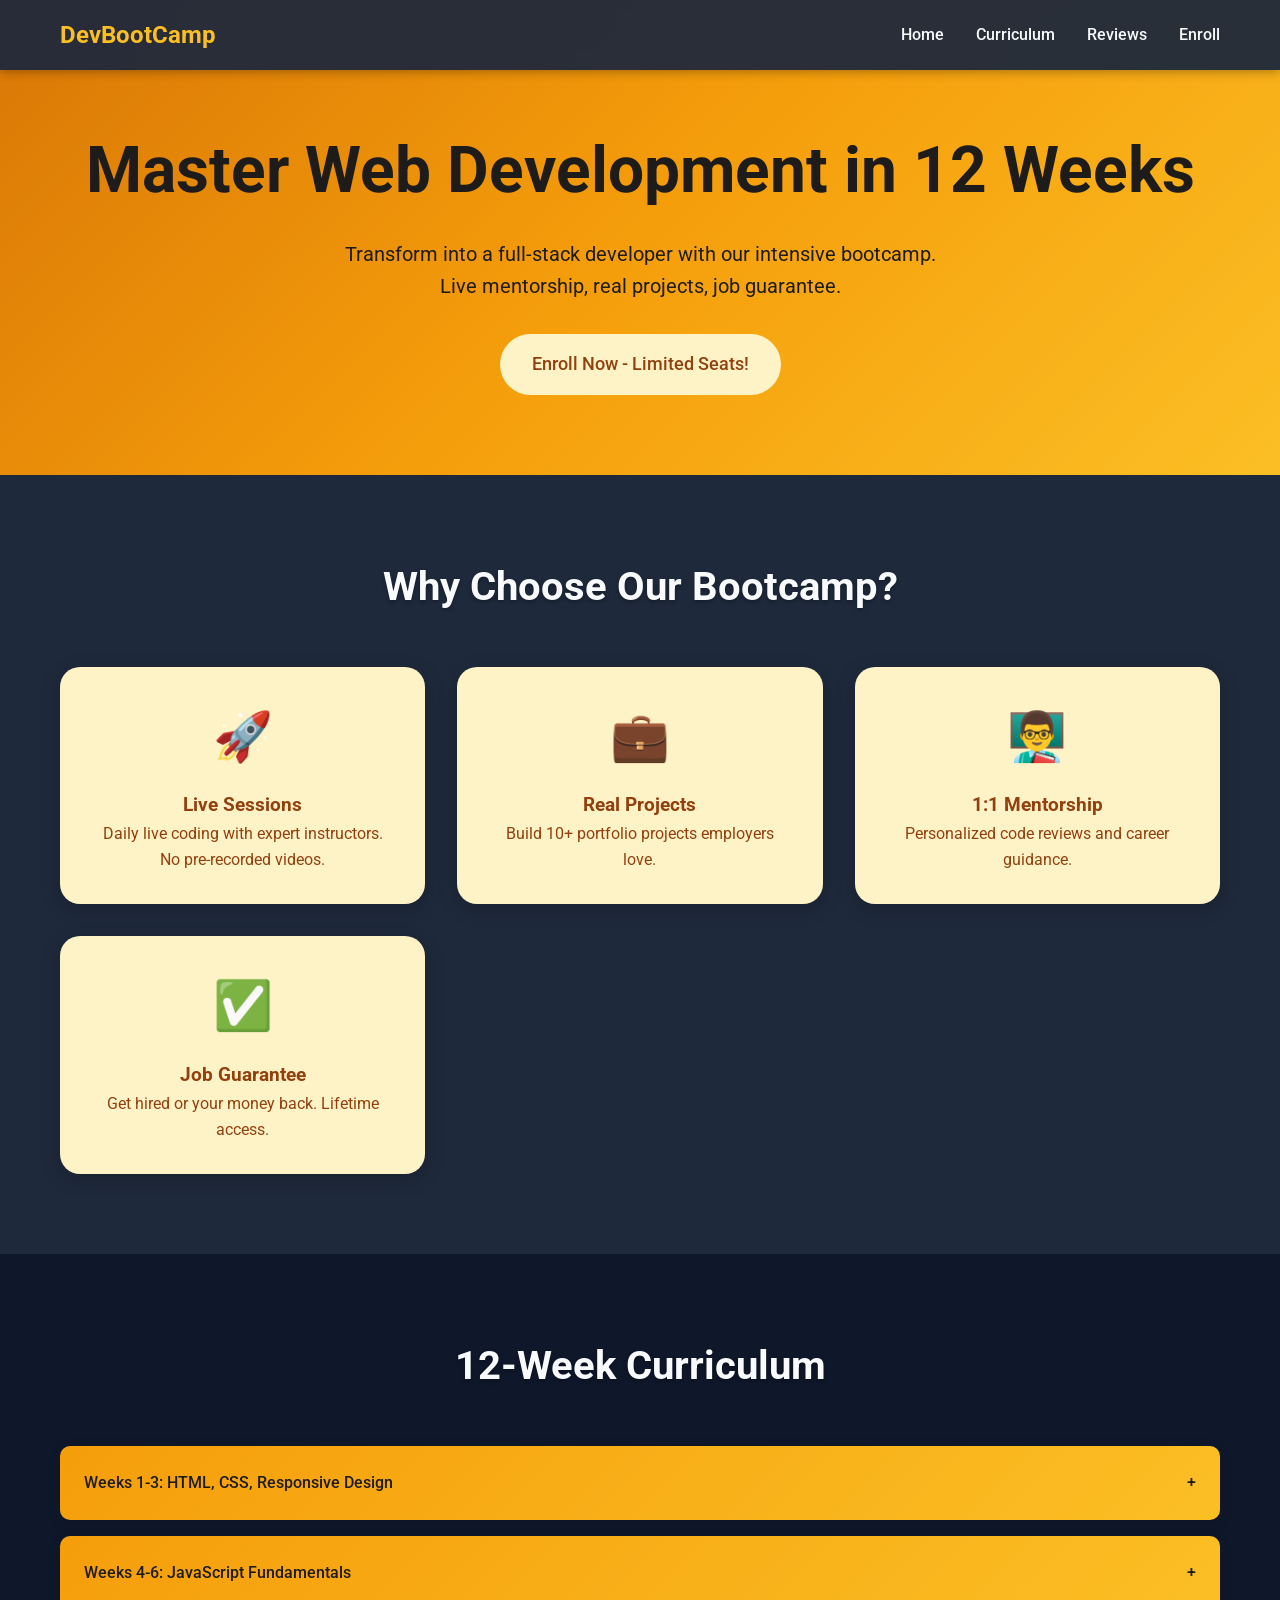
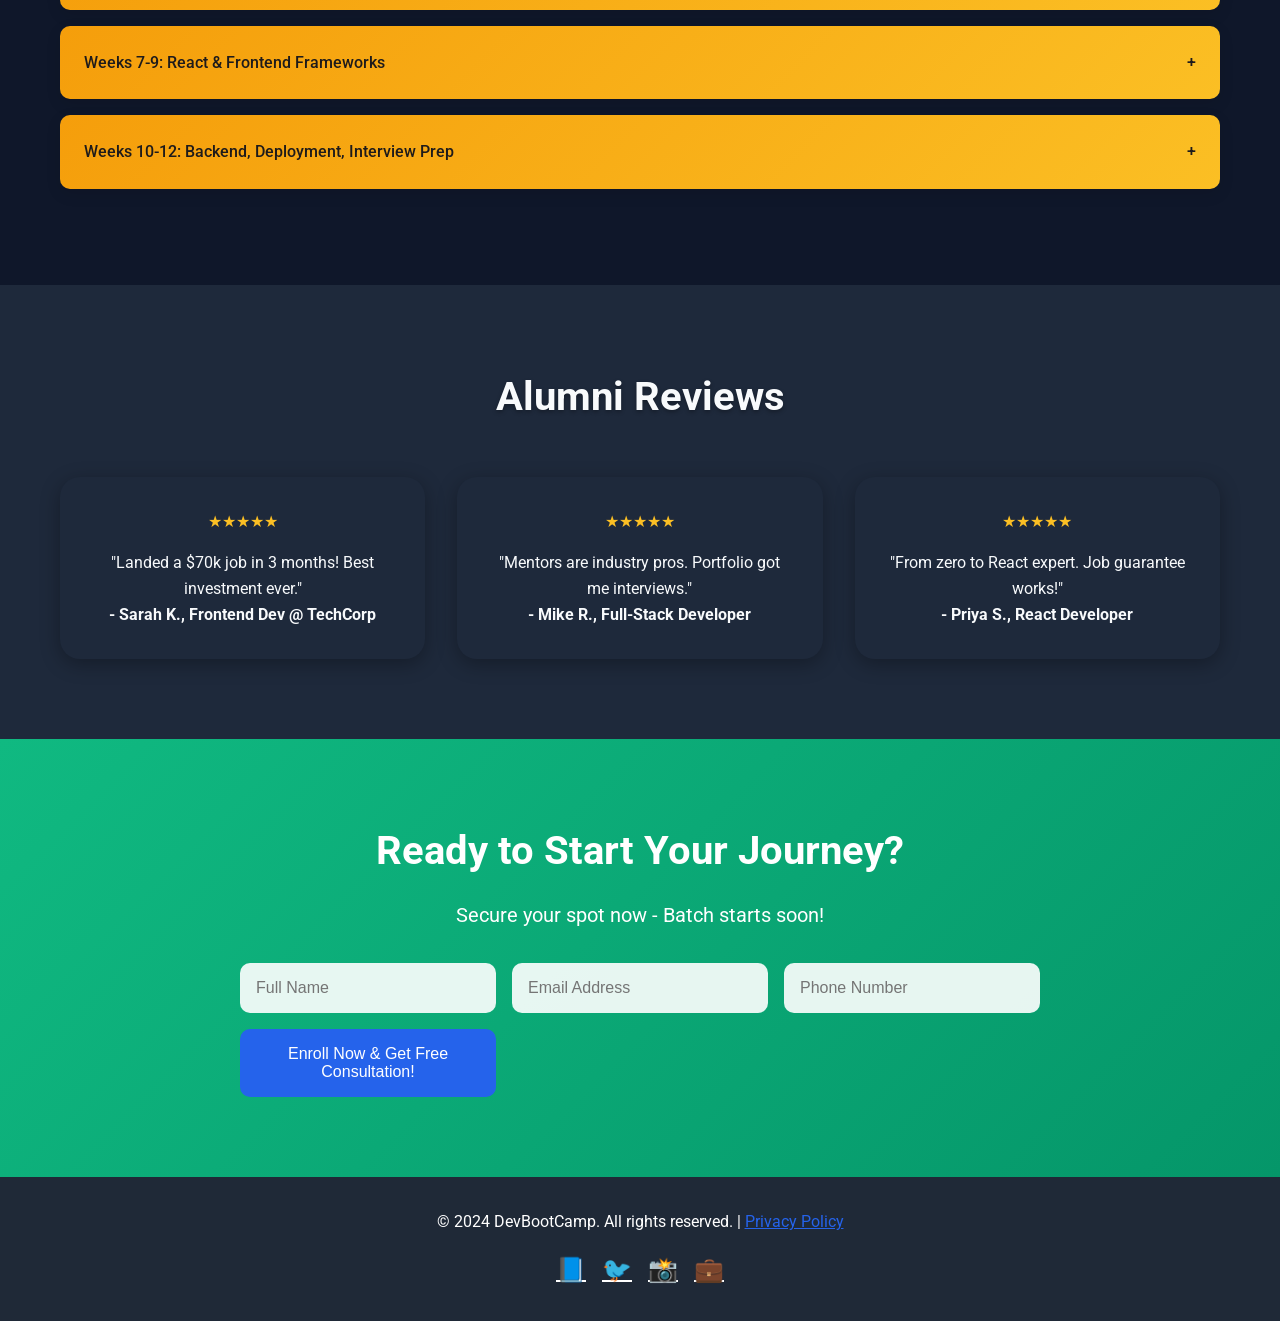
<file: week 10/index.html>
<!DOCTYPE html>
<html lang="en">
<head>
    <meta charset="UTF-8">
    <meta name="viewport" content="width=device-width, initial-scale=1.0">
    <title>Web Development Boot Camp - Join Today!</title>
    <link href="https://fonts.googleapis.com/css2?family=Roboto:wght@300;400;500;700&display=swap" rel="stylesheet">
    <style>
        * {
            margin: 0;
            padding: 0;
            box-sizing: border-box;
        }
        body {
            font-family: 'Roboto', sans-serif;
            line-height: 1.6;
            color: #f8fafc;
            background-color: #0f172a;
        }
        .container {
            max-width: 1200px;
            margin: 0 auto;
            padding: 0 20px;
        }
        /* Navbar */
        nav {
            background: rgba(30,41,59,0.95);
            backdrop-filter: blur(10px);
            position: fixed;
            top: 0;
            width: 100%;
            z-index: 1000;
            box-shadow: 0 2px 10px rgba(0,0,0,0.3);
        }
        nav .container {
            display: flex;
            justify-content: space-between;
            align-items: center;
            padding: 1rem 20px;
        }
        .logo {
            font-size: 1.5rem;
            font-weight: 700;
            color: #fbbf24;
        }
        .nav-links {
            display: flex;
            list-style: none;
            gap: 2rem;
        }
        .nav-links a {
            text-decoration: none;
            color: #f8fafc;
            font-weight: 500;
            transition: color 0.3s;
        }
        .nav-links a:hover {
            color: #fbbf24;
        }
        .hamburger {
            display: none;
            flex-direction: column;
            cursor: pointer;
        }
        .hamburger span {
            width: 25px;
            height: 3px;
            background: #f8fafc;
            margin: 3px 0;
            transition: 0.3s;
        }
        /* Hero */
        .hero {
            background: linear-gradient(135deg, #d97706 0%, #f59e0b 50%, #fbbf24 100%);
            color: #1e1b1b;
            padding: 120px 0 80px;
            text-align: center;
        }
        .hero h1 {
            font-size: clamp(2.5rem, 5vw, 4rem);
            margin-bottom: 1rem;
            font-weight: 700;
        }
        .hero p {
            font-size: 1.25rem;
            margin-bottom: 2rem;
            max-width: 600px;
            margin-left: auto;
            margin-right: auto;
        }
        .cta-btn {
            display: inline-block;
            background: #fef3c7;
            color: #92400e;
            padding: 1rem 2rem;
            border-radius: 50px;
            text-decoration: none;
            font-weight: 500;
            font-size: 1.1rem;
            transition: transform 0.3s, box-shadow 0.3s;
        }
        .cta-btn:hover {
            transform: translateY(-3px);
            box-shadow: 0 10px 30px rgba(0,0,0,0.4);
        }
        /* Section */
        section {
            padding: 80px 0;
        }
        .section-title {
            text-align: center;
            font-size: 2.5rem;
            margin-bottom: 3rem;
            color: #f8fafc;
            text-shadow: 0 2px 4px rgba(0,0,0,0.3);
        }
        /* Features */
        .features {
            background: #1e293b;
        }
        .features-grid {
            display: grid;
            grid-template-columns: repeat(auto-fit, minmax(300px, 1fr));
            gap: 2rem;
        }
        .feature-card {
            background: #fef3c7;
            color: #92400e;
            padding: 2rem;
            border-radius: 20px;
            text-align: center;
            box-shadow: 0 5px 20px rgba(0,0,0,0.2);
            transition: transform 0.3s;
        }
        .feature-card:hover {
            transform: translateY(-10px);
        }
        .feature-icon {
            font-size: 3rem;
            margin-bottom: 1rem;
        }
        /* Curriculum */
        .curriculum .accordion {
            max-width: 800px;
            margin: 0 auto;
        }
        .accordion-item {
            margin-bottom: 1rem;
            border-radius: 10px;
            overflow: hidden;
            box-shadow: 0 5px 15px rgba(0,0,0,0.1);
        }
        .accordion-header {
            background: linear-gradient(135deg, #f59e0b, #fbbf24);
            color: #1e1b1b;
            padding: 1.5rem;
            cursor: pointer;
            font-weight: 500;
            display: flex;
            justify-content: space-between;
            align-items: center;
        }
        .accordion-body {
            max-height: 0;
            overflow: hidden;
            background: #1e293b;
            color: #000000;
            transition: max-height 0.3s ease;
        }
        .accordion-body.active {
            max-height: 500px;
        }
        .accordion-body-content {
            padding: 1.5rem;
            color: #000000;
        }
        /* Testimonials */
        .testimonials-grid {
            display: grid;
            grid-template-columns: repeat(auto-fit, minmax(300px, 1fr));
            gap: 2rem;
        }
        .testimonial {
            background: #1e293b;
            color: #f8fafc;
            padding: 2rem;
            border-radius: 20px;
            text-align: center;
            box-shadow: 0 5px 20px rgba(0,0,0,0.3);
        }
        .stars {
            color: #fbbf24;
            margin-bottom: 1rem;
        }
        /* CTA Form */
        .cta-section {
            background: linear-gradient(135deg, #10b981 0%, #059669 100%);
            color: white;
            text-align: center;
        }
        .form-grid {
            display: grid;
            grid-template-columns: repeat(auto-fit, minmax(250px, 1fr));
            gap: 1rem;
            max-width: 800px;
            margin: 2rem auto 0;
        }
        input, button {
            padding: 1rem;
            border: none;
            border-radius: 10px;
            font-size: 1rem;
        }
        input {
            background: rgba(255,255,255,0.9);
        }
        .submit-btn {
            background: #2563eb;
            color: white;
            cursor: pointer;
            font-weight: 500;
            transition: background 0.3s;
        }
        .submit-btn:hover {
            background: #1d4ed8;
        }
        /* Footer */
        footer {
            background: #1f2937;
            color: white;
            text-align: center;
            padding: 2rem 0;
        }
        .social-links {
            display: flex;
            justify-content: center;
            gap: 1rem;
            margin-top: 1rem;
        }
        .social-links a {
            color: white;
            font-size: 1.5rem;
            transition: color 0.3s;
        }
        .social-links a:hover {
            color: #2563eb;
        }
        /* Responsive */
        @media (max-width: 768px) {
            .hamburger {
                display: flex;
            }
            .nav-links {
                position: fixed;
                left: -100%;
                top: 70px;
                flex-direction: column;
                background-color: white;
                width: 100%;
                text-align: center;
                transition: 0.3s;
                box-shadow: 0 10px 27px rgba(0,0,0,0.05);
                padding: 2rem 0;
            }
            .nav-links.active {
                left: 0;
            }
            .hero {
                padding: 100px 0 60px;
            }
            .features-grid, .testimonials-grid {
                grid-template-columns: 1fr;
            }
        }
        @media (max-width: 480px) {
            .container {
                padding: 0 15px;
            }
            section {
                padding: 60px 0;
            }
        }
    </style>
</head>
<body>
    <!-- Navbar -->
    <nav>
        <div class="container">
            <div class="logo">DevBootCamp</div>
            <ul class="nav-links">
                <li><a href="#home">Home</a></li>
                <li><a href="#curriculum">Curriculum</a></li>
                <li><a href="#testimonials">Reviews</a></li>
                <li><a href="#cta">Enroll</a></li>
            </ul>
            <div class="hamburger">
                <span></span>
                <span></span>
                <span></span>
            </div>
        </div>
    </nav>

    <!-- Hero -->
    <section id="home" class="hero">
        <div class="container">
            <h1>Master Web Development in 12 Weeks</h1>
            <p>Transform into a full-stack developer with our intensive bootcamp. Live mentorship, real projects, job guarantee.</p>
            <a href="#cta" class="cta-btn">Enroll Now - Limited Seats!</a>
        </div>
    </section>

    <!-- Features -->
    <section class="features">
        <div class="container">
            <h2 class="section-title">Why Choose Our Bootcamp?</h2>
            <div class="features-grid">
                <div class="feature-card">
                    <div class="feature-icon">🚀</div>
                    <h3>Live Sessions</h3>
                    <p>Daily live coding with expert instructors. No pre-recorded videos.</p>
                </div>
                <div class="feature-card">
                    <div class="feature-icon">💼</div>
                    <h3>Real Projects</h3>
                    <p>Build 10+ portfolio projects employers love.</p>
                </div>
                <div class="feature-card">
                    <div class="feature-icon">👨‍🏫</div>
                    <h3>1:1 Mentorship</h3>
                    <p>Personalized code reviews and career guidance.</p>
                </div>
                <div class="feature-card">
                    <div class="feature-icon">✅</div>
                    <h3>Job Guarantee</h3>
                    <p>Get hired or your money back. Lifetime access.</p>
                </div>
            </div>
        </div>
    </section>

    <!-- Curriculum -->
    <section id="curriculum">
        <div class="container">
            <h2 class="section-title">12-Week Curriculum</h2>
            <div class="accordion">
                <div class="accordion-item">
                    <div class="accordion-header">
                        Weeks 1-3: HTML, CSS, Responsive Design
                        <span>+</span>
                    </div>
                    <div class="accordion-body">
                        <div class="accordion-body-content">
                            <ul>
                                <li>Semantic HTML5 & Accessibility</li>
                                <li>Advanced CSS: Flexbox, Grid, Tailwind</li>
                                <li>Mobile-First Responsive Design</li>
                                <li>CSS Animations, Transitions, Keyframes</li>
                                <li>Sass/SCSS Preprocessors</li>
                                <li>Build 3 responsive projects</li>
                            </ul>
                        </div>
                    </div>
                </div>
                <div class="accordion-item">
                    <div class="accordion-header">
                        Weeks 4-6: JavaScript Fundamentals
                        <span>+</span>
                    </div>
                    <div class="accordion-body">
                        <div class="accordion-body-content">
                            <ul>
                                <li>JavaScript ES6+ (Arrow functions, Destructuring)</li>
                                <li>DOM Manipulation & Event Handling</li>
                                <li>Async JS: Promises, Async/Await, Fetch API</li>
                                <li>LocalStorage, SessionStorage</li>
                                <li>OOP in JS & Modules</li>
                                <li>Build Quiz App & Weather App</li>
                            </ul>
                        </div>
                    </div>
                </div>
                <div class="accordion-item">
                    <div class="accordion-header">
                        Weeks 7-9: React & Frontend Frameworks
                        <span>+</span>
                    </div>
                    <div class="accordion-body">
                        <div class="accordion-body-content">
                            <ul>
                                <li>React Setup, Components, Props, State</li>
                                <li>React Hooks (useState, useEffect, useContext)</li>
                                <li>React Router for SPA Navigation</li>
                                <li>Context API & Custom Hooks</li>
                                <li>Build E-commerce Dashboard</li>
                            </ul>
                        </div>
                    </div>
                </div>
                <div class="accordion-item">
                    <div class="accordion-header">
                        Weeks 10-12: Backend, Deployment, Interview Prep
                        <span>+</span>
                    </div>
                    <div class="accordion-body">
                        <div class="accordion-body-content">
                            <ul>
                                <li>Node.js & Express Server Setup</li>
                                <li>MongoDB/Mongoose ORM</li>
                                <li>Authentication (JWT, bcrypt)</li>
                                <li>Full-Stack MERN Social Media App</li>
                                <li>Deployment: Vercel Frontend, Railway Backend</li>
                                <li>System Design & Mock Technical Interviews</li>
                                <li>Resume Building & Job Applications</li>
                            </ul>
                        </div>
                    </div>
                </div>
            </div>
        </div>
    </section>

    <!-- Testimonials -->
    <section id="testimonials" class="features">
        <div class="container">
            <h2 class="section-title">Alumni Reviews</h2>
            <div class="testimonials-grid">
                <div class="testimonial">
                    <div class="stars">★★★★★</div>
                    <p>"Landed a $70k job in 3 months! Best investment ever."</p>
                    <strong>- Sarah K., Frontend Dev @ TechCorp</strong>
                </div>
                <div class="testimonial">
                    <div class="stars">★★★★★</div>
                    <p>"Mentors are industry pros. Portfolio got me interviews."</p>
                    <strong>- Mike R., Full-Stack Developer</strong>
                </div>
                <div class="testimonial">
                    <div class="stars">★★★★★</div>
                    <p>"From zero to React expert. Job guarantee works!"</p>
                    <strong>- Priya S., React Developer</strong>
                </div>
            </div>
        </div>
    </section>

    <!-- CTA Form -->
    <section id="cta" class="cta-section">
        <div class="container">
            <h2 style="font-size: 2.5rem; margin-bottom: 1rem;">Ready to Start Your Journey?</h2>
            <p style="font-size: 1.25rem; margin-bottom: 2rem;">Secure your spot now - Batch starts soon!</p>
            <form id="enroll-form">
                <div class="form-grid">
                    <input type="text" placeholder="Full Name" required>
                    <input type="email" placeholder="Email Address" required>
                    <input type="tel" placeholder="Phone Number" required>
                    <button type="submit" class="submit-btn">Enroll Now & Get Free Consultation!</button>
                </div>
            </form>
        </div>
    </section>

    <!-- Footer -->
    <footer>
        <div class="container">
            <p>&copy; 2024 DevBootCamp. All rights reserved. | <a href="#" style="color: #2563eb;">Privacy Policy</a></p>
            <div class="social-links">
                <a href="#">📘</a>
                <a href="#">🐦</a>
                <a href="#">📸</a>
                <a href="#">💼</a>
            </div>
        </div>
    </footer>

    <script>
        // Mobile menu
        const hamburger = document.querySelector('.hamburger');
        const navLinks = document.querySelector('.nav-links');
        hamburger.addEventListener('click', () => {
            navLinks.classList.toggle('active');
        });

        // Smooth scroll
        document.querySelectorAll('a[href^="#"]').forEach(anchor => {
            anchor.addEventListener('click', function (e) {
                e.preventDefault();
                document.querySelector(this.getAttribute('href')).scrollIntoView({
                    behavior: 'smooth'
                });
            });
        });

        // Accordion
        document.querySelectorAll('.accordion-header').forEach(header => {
            header.addEventListener('click', () => {
                const body = header.nextElementSibling;
                const icon = header.querySelector('span');
                body.classList.toggle('active');
                icon.textContent = body.classList.contains('active') ? '−' : '+';
            });
        });

        // Form submit
        document.getElementById('enroll-form').addEventListener('submit', (e) => {
            e.preventDefault();
            alert('Thank you for your interest! We will contact you within 24 hours.');
            e.target.reset();
        });
    </script>
</body>
</html>
</file>
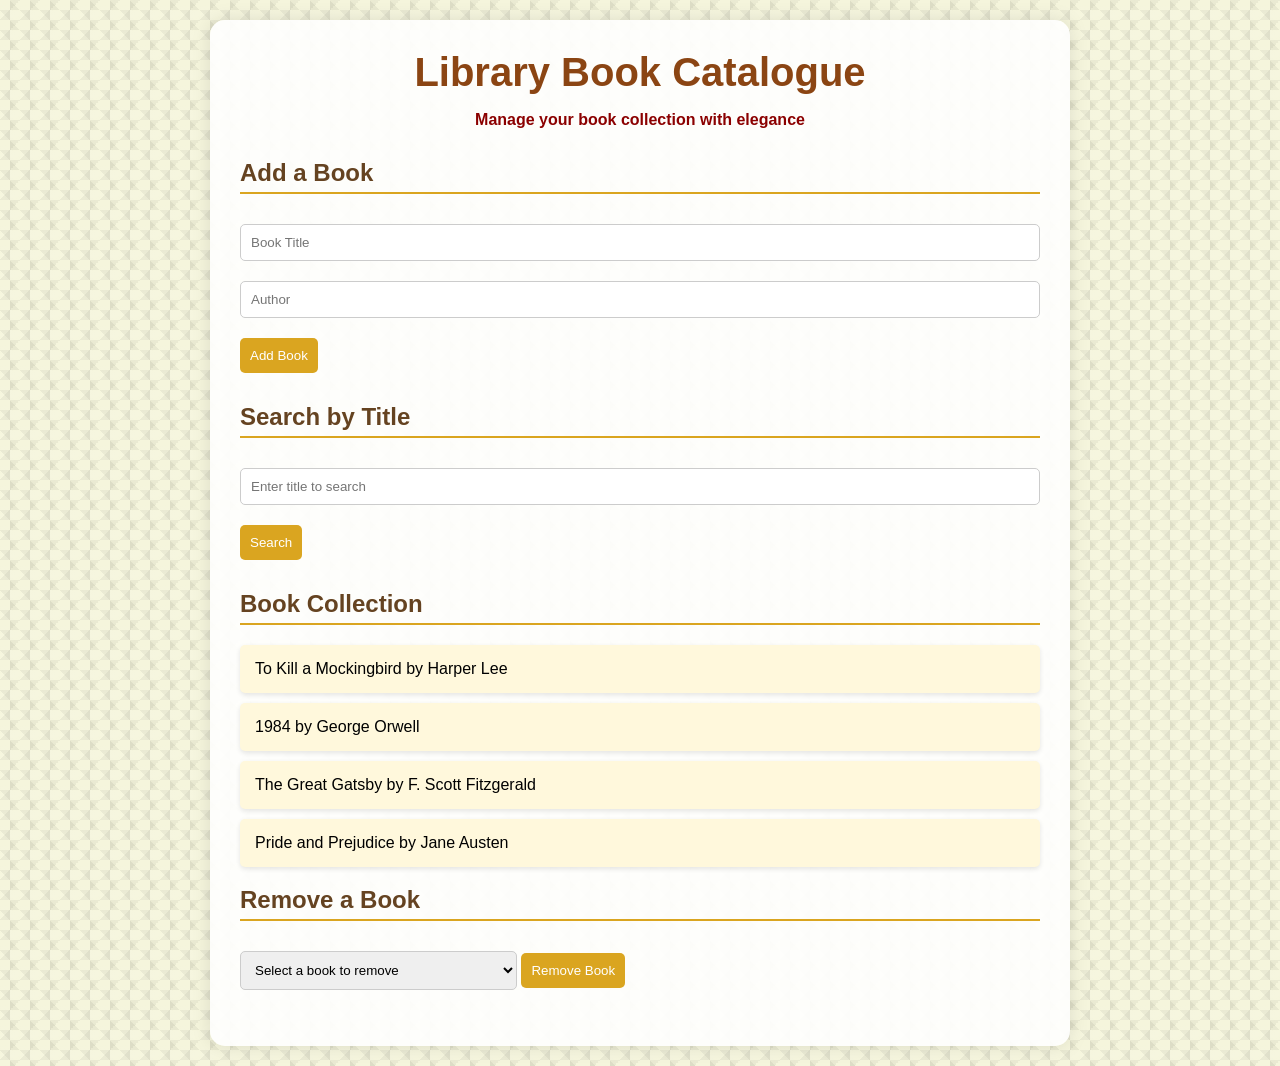
<file: week 11/index.html>
<!DOCTYPE html>
<html lang="en">
<head>
    <meta charset="UTF-8">
    <meta name="viewport" content="width=device-width, initial-scale=1.0">
    <title>Library Book Catalogue</title>
    <link rel="stylesheet" href="style.css">
</head>
<body>
    <div class="container">
        <header>
            <h1>Library Book Catalogue</h1>
            <p>Manage your book collection with elegance</p>
        </header>
        
        <section class="add-book">
            <h2>Add a Book</h2>
            <input type="text" id="book-title" placeholder="Book Title" required>
            <input type="text" id="book-author" placeholder="Author" required>
            <button id="add-btn">Add Book</button>
            <p id="add-message"></p>
        </section>
        
        <section class="search-book">
            <h2>Search by Title</h2>
            <input type="text" id="search-title" placeholder="Enter title to search">
            <button id="search-btn">Search</button>
            <div id="search-results"></div>
        </section>
        
        <section class="book-list">
            <h2>Book Collection</h2>
            <ul id="book-ul"></ul>
        </section>
        
        <section class="remove-book">
            <h2>Remove a Book</h2>
            <select id="remove-select">
                <option value="">Select a book to remove</option>
            </select>
            <button id="remove-btn">Remove Book</button>
            <p id="remove-message"></p>
        </section>
    </div>
    <script src="script.js"></script>
</body>
</html>
</file>
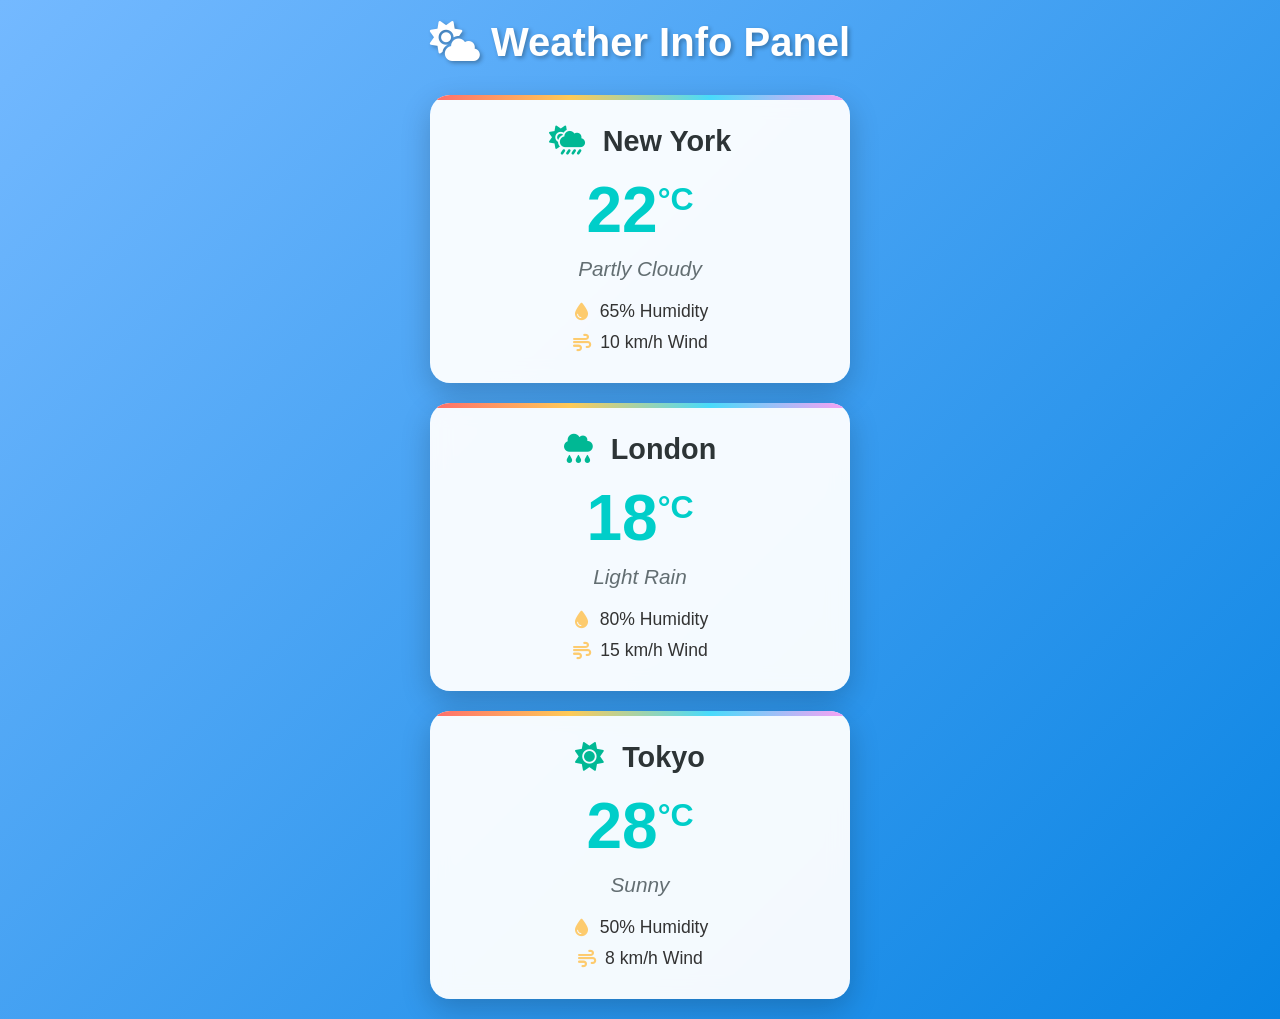
<file: week 9/index.html>
<!DOCTYPE html>
<html lang="en">
<head>
    <meta charset="UTF-8">
    <meta name="viewport" content="width=device-width, initial-scale=1.0">
    <title>Weather Info Panel</title>
    <link rel="stylesheet" href="style.css">
    <link rel="stylesheet" href="https://cdnjs.cloudflare.com/ajax/libs/font-awesome/6.4.0/css/all.min.css">
</head>
<body>
    <div class="container">
        <h1><i class="fas fa-cloud-sun"></i> Weather Info Panel</h1>
        <div class="weather-grid">
            <div class="weather-card" data-city="New York">
                <h2><i class="fas fa-cloud-sun-rain"></i> New York</h2>
                <div class="temp">22<sup>°C</sup></div>
                <p class="description">Partly Cloudy</p>
                <div class="details">
                    <span><i class="fas fa-tint"></i> 65% Humidity</span>
                    <span><i class="fas fa-wind"></i> 10 km/h Wind</span>
                </div>
            </div>
            <div class="weather-card" data-city="London">
                <h2><i class="fas fa-cloud-rain"></i> London</h2>
                <div class="temp">18<sup>°C</sup></div>
                <p class="description">Light Rain</p>
                <div class="details">
                    <span><i class="fas fa-tint"></i> 80% Humidity</span>
                    <span><i class="fas fa-wind"></i> 15 km/h Wind</span>
                </div>
            </div>
            <div class="weather-card" data-city="Tokyo">
                <h2><i class="fas fa-sun"></i> Tokyo</h2>
                <div class="temp">28<sup>°C</sup></div>
                <p class="description">Sunny</p>
                <div class="details">
                    <span><i class="fas fa-tint"></i> 50% Humidity</span>
                    <span><i class="fas fa-wind"></i> 8 km/h Wind</span>
                </div>
            </div>
        </div>
    </div>
    <script src="script.js"></script>
</body>
</html>
</file>
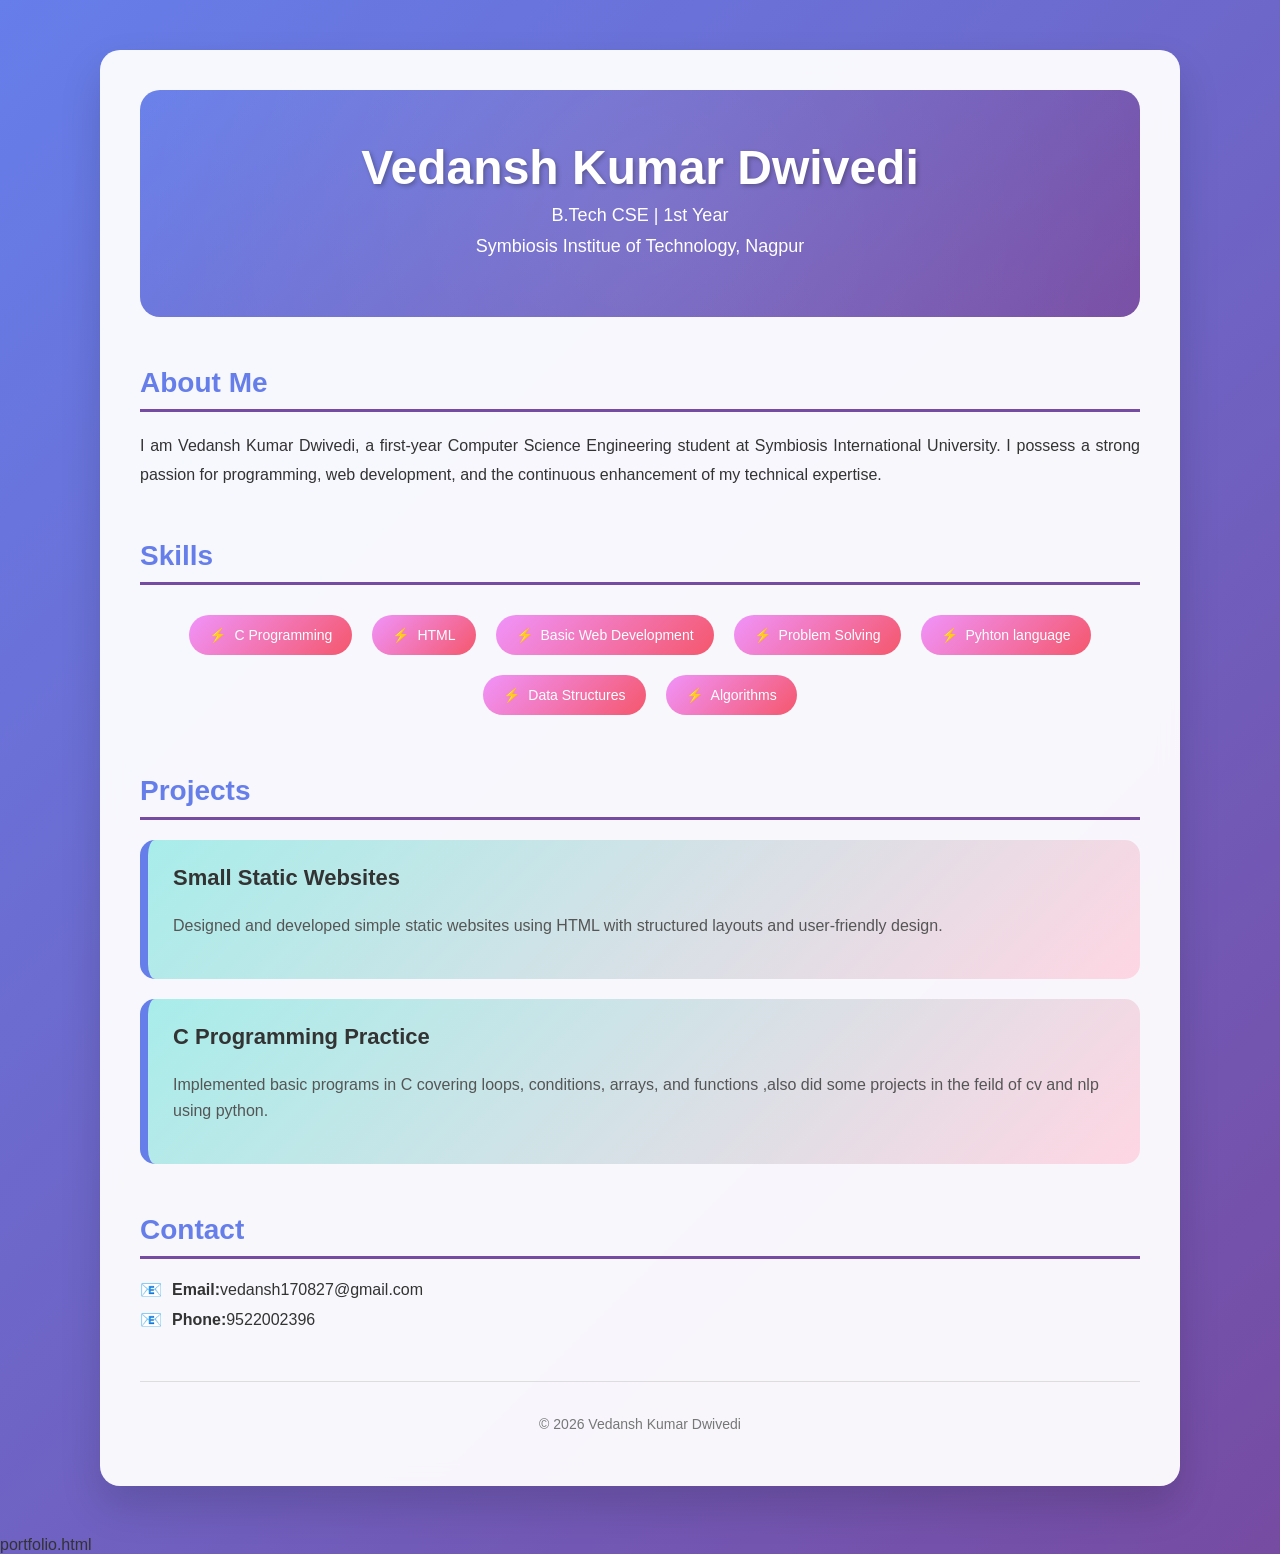
<file: week 1/portfolio.html>
<!DOCTYPE html>
<html lang="en">
<head>
    <meta charset="UTF-8">
    <meta name="viewport" content="width=device-width, initial-scale=1.0">
    <title>Vedansh Kumar Dwivedi | Portfolio</title>

    <style>
        body {
            margin: 0;
            font-family: 'Segoe UI', Tahoma, Geneva, Verdana, sans-serif;
            background: linear-gradient(135deg, #667eea 0%, #764ba2 100%);
            color: #333;
            overflow-x: hidden;
        }

        .container {
            max-width: 1000px;
            margin: 50px auto;
            background: rgba(255, 255, 255, 0.95);
            padding: 40px;
            border-radius: 20px;
            box-shadow: 0 20px 40px rgba(0, 0, 0, 0.15);
            backdrop-filter: blur(10px);
            transition: transform 0.3s ease;
        }

        .container:hover {
            transform: translateY(-5px);
        }

        /* Header */
        header {
            text-align: center;
            background: linear-gradient(135deg, #667eea, #764ba2);
            color: #fff;
            padding: 50px 30px;
            border-radius: 20px;
            position: relative;
            overflow: hidden;
        }

        header::before {
            content: '';
            position: absolute;
            top: -50%;
            left: -50%;
            width: 200%;
            height: 200%;
            background: radial-gradient(circle, rgba(255,255,255,0.1) 0%, transparent 70%);
            animation: pulse 4s infinite;
        }

        @keyframes pulse {
            0%, 100% { transform: scale(1); }
            50% { transform: scale(1.05); }
        }

        header h1 {
            margin: 0;
            font-size: 48px;
            font-weight: 700;
            text-shadow: 2px 2px 4px rgba(0,0,0,0.3);
        }

        header p {
            margin: 10px 0;
            font-size: 18px;
            font-weight: 300;
        }

        /* Section */
        section {
            margin-top: 50px;
            opacity: 0;
            transform: translateY(30px);
            transition: opacity 0.6s ease, transform 0.6s ease;
        }

        section.fade-in {
            opacity: 1;
            transform: translateY(0);
        }

        section h2 {
            color: #667eea;
            border-bottom: 3px solid #764ba2;
            padding-bottom: 10px;
            font-size: 28px;
            font-weight: 600;
            margin-bottom: 20px;
        }

        /* About */
        .about p {
            line-height: 1.8;
            font-size: 16px;
            text-align: justify;
        }

        /* Skills */
        .skills ul {
            list-style: none;
            padding: 0;
            display: flex;
            flex-wrap: wrap;
            justify-content: center;
        }

        .skills li {
            background: linear-gradient(135deg, #f093fb 0%, #f5576c 100%);
            color: #fff;
            padding: 12px 20px;
            margin: 10px;
            border-radius: 25px;
            font-size: 14px;
            font-weight: 500;
            position: relative;
            transition: transform 0.3s ease, box-shadow 0.3s ease;
            cursor: pointer;
        }

        .skills li::before {
            content: '⚡';
            margin-right: 8px;
        }

        .skills li:hover {
            transform: translateY(-5px) scale(1.05);
            box-shadow: 0 10px 20px rgba(0,0,0,0.2);
        }

        /* Projects */
        .project {
            background: linear-gradient(135deg, #a8edea 0%, #fed6e3 100%);
            padding: 25px;
            margin-top: 20px;
            border-left: 8px solid #667eea;
            border-radius: 15px;
            transition: transform 0.3s ease, box-shadow 0.3s ease;
            cursor: pointer;
        }

        .project:hover {
            transform: translateY(-5px);
            box-shadow: 0 15px 30px rgba(0,0,0,0.15);
        }

        .project h3 {
            margin-top: 0;
            color: #333;
            font-size: 22px;
            font-weight: 600;
        }

        .project p {
            line-height: 1.6;
            color: #555;
        }

        /* Contact */
        .contact p {
            font-size: 16px;
            margin: 8px 0;
            display: flex;
            align-items: center;
        }

        .contact p::before {
            content: '📧';
            margin-right: 10px;
            font-size: 18px;
        }

        /* Footer */
        footer {
            text-align: center;
            margin-top: 50px;
            color: #777;
            font-size: 14px;
            border-top: 1px solid #ddd;
            padding-top: 20px;
        }

        /* Responsive */
        @media (max-width: 768px) {
            .container {
                margin: 20px;
                padding: 20px;
            }

            header h1 {
                font-size: 32px;
            }

            header p {
                font-size: 16px;
            }

            section h2 {
                font-size: 24px;
            }

            .skills ul {
                flex-direction: column;
                align-items: center;
            }

            .skills li {
                width: fit-content;
            }
        }
    </style>
</head>
<body>

    <div class="container">

        <!-- Header -->
        <header>
            <h1>Vedansh Kumar Dwivedi</h1>
            <p>B.Tech CSE | 1st Year</p>
            <p>Symbiosis Institue of Technology, Nagpur</p>
        </header>

        <!-- About -->
        <section class="about">
            <h2>About Me</h2>
            <p>
                I am Vedansh Kumar Dwivedi, a first-year Computer Science Engineering student at Symbiosis International University. I possess a strong passion for programming, web development, and the continuous enhancement of my technical expertise.
            </p>
        </section>

        <!-- Skills -->
        <section class="skills">
            <h2>Skills</h2>
            <ul>
                <li>C Programming</li>
                <li>HTML</li>
                <li>Basic Web Development</li>
                <li>Problem Solving</li>
                <li>Pyhton language</li>
                <li>Data Structures</li>
                <li>Algorithms</li>
            </ul>
        </section>

        <!-- Projects -->
        <section>
            <h2>Projects</h2>

            <div class="project">
                <h3>Small Static Websites</h3>
                <p>
                    Designed and developed simple static websites using HTML
                    with structured layouts and user-friendly design.
                </p>
            </div>

            <div class="project">
                <h3>C Programming Practice</h3>
                <p>
                    Implemented basic programs in C covering loops, conditions,
                    arrays, and functions ,also did some projects in the feild of cv and nlp using python.
                </p>
            </div>
        </section>

        <!-- Contact -->
        <section class="contact">
            <h2>Contact</h2>
            <p><strong>Email:</strong> vedansh170827@gmail.com</p>
            <p><strong>Phone:</strong> 9522002396</p>
        </section>

        <!-- Footer -->
        <footer>
            <p>© 2026 Vedansh Kumar Dwivedi</p>
        </footer>

    </div>

    <script>
        // Function to check if element is in viewport
        function isInViewport(element) {
            const rect = element.getBoundingClientRect();
            return (
                rect.top >= 0 &&
                rect.left >= 0 &&
                rect.bottom <= (window.innerHeight || document.documentElement.clientHeight) &&
                rect.right <= (window.innerWidth || document.documentElement.clientWidth)
            );
        }

        // Function to handle scroll and add fade-in class
        function handleScroll() {
            const sections = document.querySelectorAll('section');
            sections.forEach(section => {
                if (isInViewport(section)) {
                    section.classList.add('fade-in');
                }
            });
        }

        // Add event listener for scroll
        window.addEventListener('scroll', handleScroll);

        // Trigger on page load for sections already in view
        window.addEventListener('load', handleScroll);
    </script>

</body>
</html>


portfolio.html
</file>
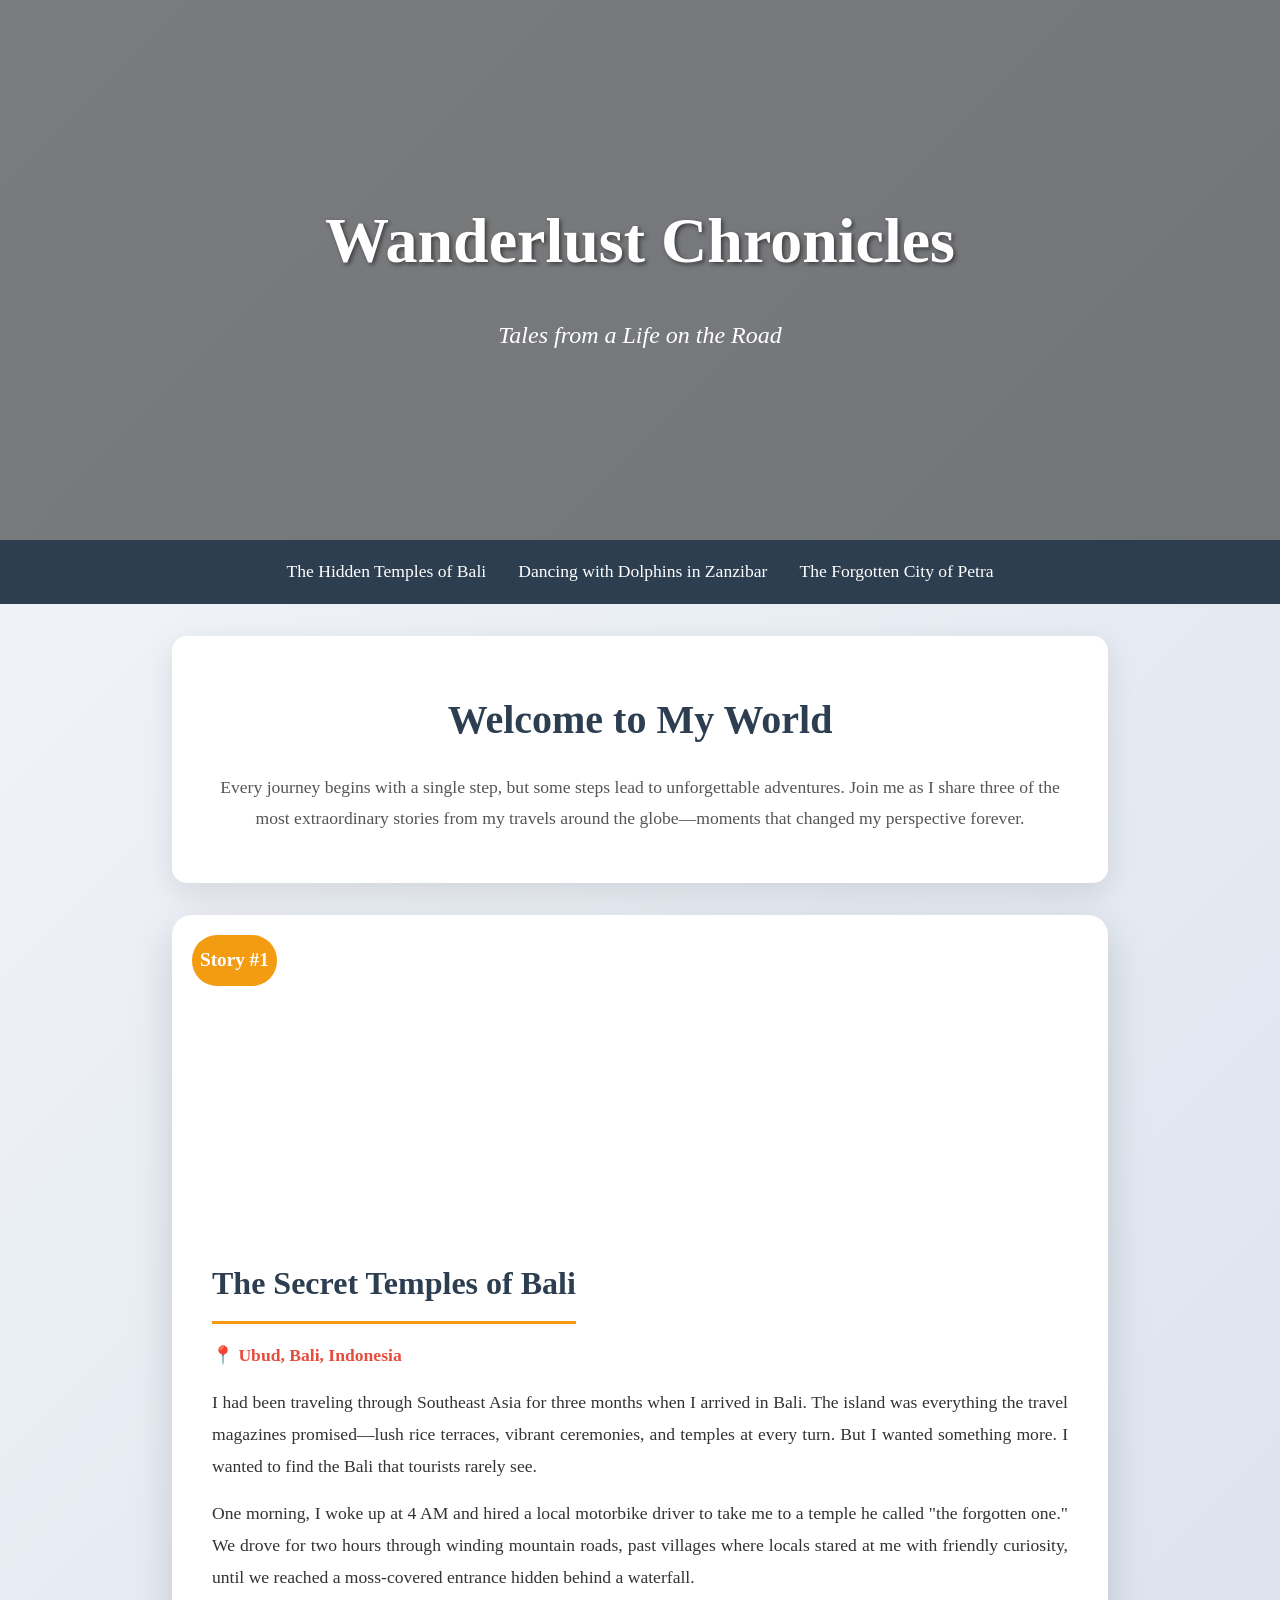
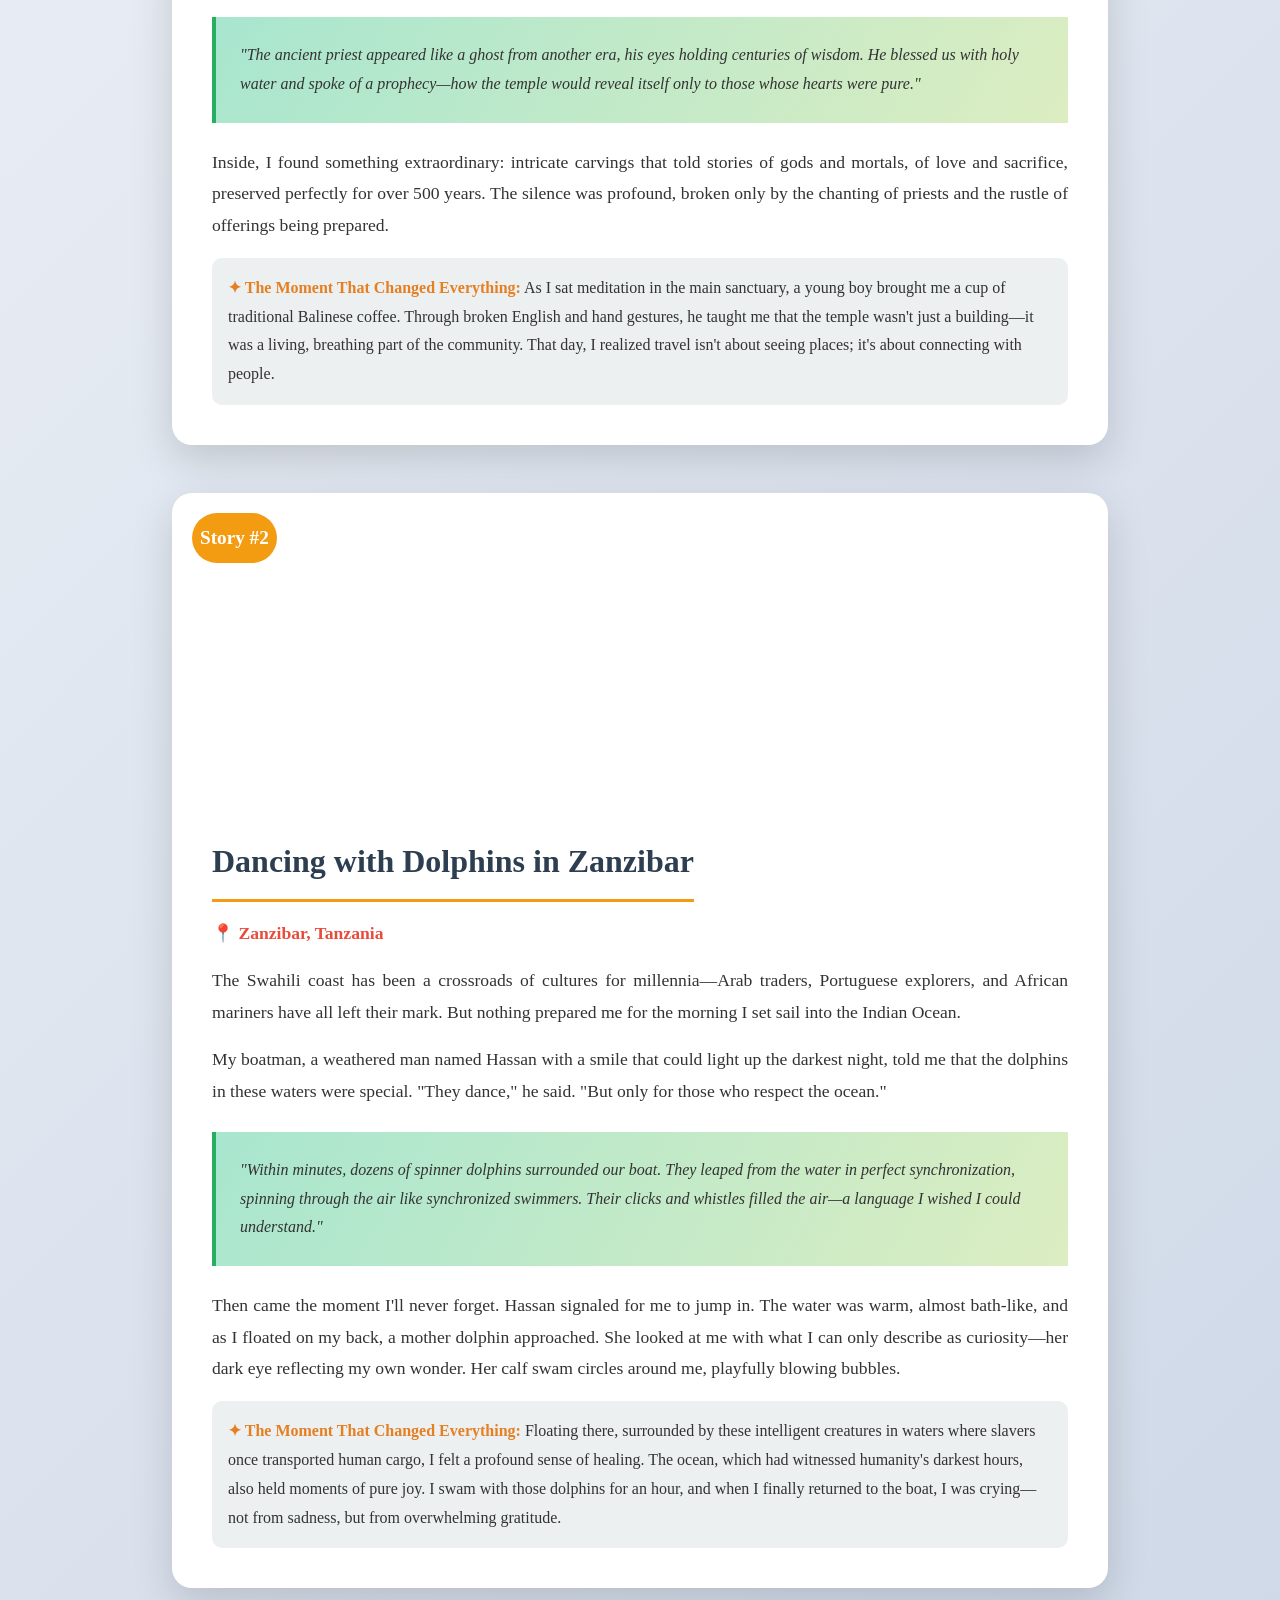
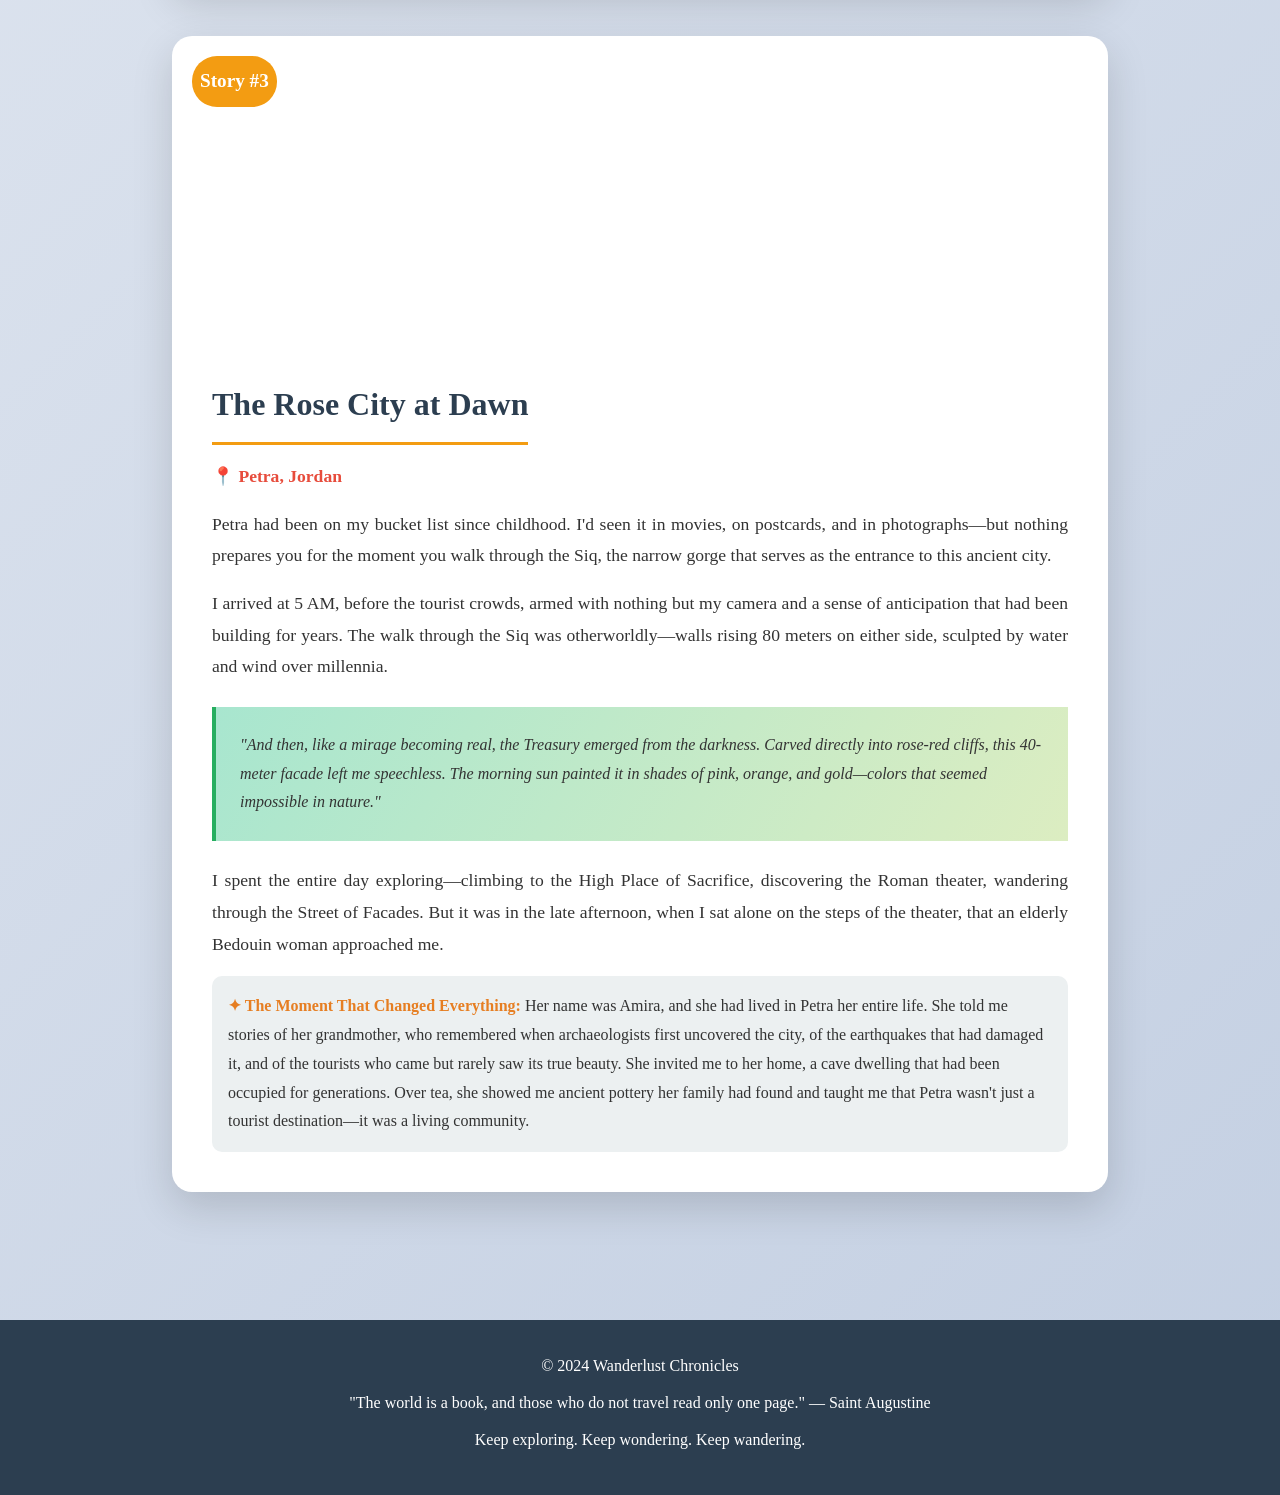
<file: week 5/travel_blog.html>
<!DOCTYPE html>
<html lang="en">
<head>
    <meta charset="UTF-8">
    <meta name="viewport" content="width=device-width, initial-scale=1.0">
    <title>Wanderlust Chronicles - Tales from a Global Explorer</title>
    <style>
        * {
            margin: 0;
            padding: 0;
            box-sizing: border-box;
        }

        body {
            font-family: 'Georgia', serif;
            line-height: 1.8;
            color: #333;
            background: linear-gradient(135deg, #f5f7fa 0%, #c3cfe2 100%);
        }

        /* Hero Section */
        .hero {
            background: linear-gradient(rgba(0,0,0,0.5), rgba(0,0,0,0.5)), url('https://images.unsplash.com/photo-1488646953014-85cb44e25828?ixlib=rb-4.0.3&auto=format&fit=crop&w=1920&q=80');
            background-size: cover;
            background-position: center;
            height: 60vh;
            display: flex;
            flex-direction: column;
            justify-content: center;
            align-items: center;
            text-align: center;
            color: white;
        }

        .hero h1 {
            font-size: 4rem;
            margin-bottom: 1rem;
            text-shadow: 2px 2px 4px rgba(0,0,0,0.5);
        }

        .hero p {
            font-size: 1.5rem;
            font-style: italic;
        }

        /* Navigation */
        nav {
            background: #2c3e50;
            padding: 1rem;
            position: sticky;
            top: 0;
            z-index: 100;
        }

        nav ul {
            list-style: none;
            display: flex;
            justify-content: center;
            gap: 2rem;
        }

        nav a {
            color: white;
            text-decoration: none;
            font-size: 1.1rem;
            transition: color 0.3s;
        }

        nav a:hover {
            color: #f39c12;
        }

        /* Main Container */
        .container {
            max-width: 1000px;
            margin: 0 auto;
            padding: 2rem;
        }

        /* Intro Section */
        .intro {
            text-align: center;
            padding: 3rem 0;
            background: white;
            border-radius: 15px;
            margin-bottom: 2rem;
            box-shadow: 0 10px 30px rgba(0,0,0,0.1);
        }

        .intro h2 {
            color: #2c3e50;
            font-size: 2.5rem;
            margin-bottom: 1rem;
        }

        .intro p {
            padding: 0 2rem;
            font-size: 1.1rem;
            color: #555;
        }

        /* Story Cards */
        .story-card {
            background: white;
            border-radius: 20px;
            overflow: hidden;
            margin-bottom: 3rem;
            box-shadow: 0 15px 40px rgba(0,0,0,0.15);
            transition: transform 0.3s;
        }

        .story-card:hover {
            transform: translateY(-10px);
        }

        .story-image {
            height: 300px;
            background-size: cover;
            background-position: center;
            position: relative;
        }

        .story-number {
            position: absolute;
            top: 20px;
            left: 20px;
            background: #f39c12;
            color: white;
            padding: 0.5rem;
            border-radius: 25px;
            font-weight: bold;
            font-size: 1.2rem;
        }

        .story-content {
            padding: 2.5rem;
        }

        .story-content h3 {
            color: #2c3e50;
            font-size: 2rem;
            margin-bottom: 1rem;
            border-bottom: 3px solid #f39c12;
            display: inline-block;
            padding-bottom: 0.5rem;
        }

        .location {
            color: #e74c3c;
            font-weight: bold;
            font-size: 1.1rem;
            margin-bottom: 1rem;
            display: flex;
            align-items: center;
            gap: 0.5rem;
        }

        .story-content p {
            font-size: 1.1rem;
            margin-bottom: 1rem;
            text-align: justify;
        }

        .highlight {
            background: linear-gradient(120deg, #a8e6cf 0%, #dcedc1 100%);
            padding: 1.5rem;
            border-left: 4px solid #27ae60;
            margin: 1.5rem 0;
            font-style: italic;
        }

        .story-moment {
            background: #ecf0f1;
            padding: 1rem;
            border-radius: 10px;
            margin-top: 1rem;
        }

        .story-moment strong {
            color: #e67e22;
        }

        /* Footer */
        footer {
            background: #2c3e50;
            color: white;
            text-align: center;
            padding: 2rem;
            margin-top: 3rem;
        }

        footer p {
            margin-bottom: 0.5rem;
        }

        /* Responsive */
        @media (max-width: 768px) {
            .hero h1 {
                font-size: 2.5rem;
            }
            
            .hero p {
                font-size: 1rem;
            }
            
            .story-image {
                height: 200px;
            }
            
            .story-content {
                padding: 1.5rem;
            }
            
            .story-content h3 {
                font-size: 1.5rem;
            }
        }
    </style>
</head>
<body>
    <header class="hero">
        <h1>Wanderlust Chronicles</h1>
        <p>Tales from a Life on the Road</p>
    </header>

    <nav>
        <ul>
            <li><a href="#story1">The Hidden Temples of Bali</a></li>
            <li><a href="#story2">Dancing with Dolphins in Zanzibar</a></li>
            <li><a href="#story3">The Forgotten City of Petra</a></li>
        </ul>
    </nav>

    <div class="container">
        <section class="intro">
            <h2>Welcome to My World</h2>
            <p>Every journey begins with a single step, but some steps lead to unforgettable adventures. Join me as I share three of the most extraordinary stories from my travels around the globe—moments that changed my perspective forever.</p>
        </section>

        <!-- Story 1 -->
        <article class="story-card" id="story1">
            <div class="story-image" style="background-image: url('https://images.unsplash.com/photo-1537996194471-e657df975ab4?ixlib=rb-4.0.3&auto=format&fit=crop&w=1000&q=80');">
                <span class="story-number">Story #1</span>
            </div>
            <div class="story-content">
                <h3>The Secret Temples of Bali</h3>
                <div class="location">📍 Ubud, Bali, Indonesia</div>
                <p>
                    I had been traveling through Southeast Asia for three months when I arrived in Bali. The island was everything the travel magazines promised—lush rice terraces, vibrant ceremonies, and temples at every turn. But I wanted something more. I wanted to find the Bali that tourists rarely see.
                </p>
                <p>
                    One morning, I woke up at 4 AM and hired a local motorbike driver to take me to a temple he called "the forgotten one." We drove for two hours through winding mountain roads, past villages where locals stared at me with friendly curiosity, until we reached a moss-covered entrance hidden behind a waterfall.
                </p>
                <div class="highlight">
                    "The ancient priest appeared like a ghost from another era, his eyes holding centuries of wisdom. He blessed us with holy water and spoke of a prophecy—how the temple would reveal itself only to those whose hearts were pure."
                </div>
                <p>
                    Inside, I found something extraordinary: intricate carvings that told stories of gods and mortals, of love and sacrifice, preserved perfectly for over 500 years. The silence was profound, broken only by the chanting of priests and the rustle of offerings being prepared.
                </p>
                <div class="story-moment">
                    <strong>✦ The Moment That Changed Everything:</strong> As I sat meditation in the main sanctuary, a young boy brought me a cup of traditional Balinese coffee. Through broken English and hand gestures, he taught me that the temple wasn't just a building—it was a living, breathing part of the community. That day, I realized travel isn't about seeing places; it's about connecting with people.
                </div>
            </div>
        </article>

        <!-- Story 2 -->
        <article class="story-card" id="story2">
            <div class="story-image" style="background-image: url('https://images.unsplash.com/photo-1544551763-46a013bb70d5?ixlib=rb-4.0.3&auto=format&fit=crop&w=1000&q=80');">
                <span class="story-number">Story #2</span>
            </div>
            <div class="story-content">
                <h3>Dancing with Dolphins in Zanzibar</h3>
                <div class="location">📍 Zanzibar, Tanzania</div>
                <p>
                    The Swahili coast has been a crossroads of cultures for millennia—Arab traders, Portuguese explorers, and African mariners have all left their mark. But nothing prepared me for the morning I set sail into the Indian Ocean.
                </p>
                <p>
                    My boatman, a weathered man named Hassan with a smile that could light up the darkest night, told me that the dolphins in these waters were special. "They dance," he said. "But only for those who respect the ocean."
                </p>
                <div class="highlight">
                    "Within minutes, dozens of spinner dolphins surrounded our boat. They leaped from the water in perfect synchronization, spinning through the air like synchronized swimmers. Their clicks and whistles filled the air—a language I wished I could understand."
                </div>
                <p>
                    Then came the moment I'll never forget. Hassan signaled for me to jump in. The water was warm, almost bath-like, and as I floated on my back, a mother dolphin approached. She looked at me with what I can only describe as curiosity—her dark eye reflecting my own wonder. Her calf swam circles around me, playfully blowing bubbles.
                </p>
                <div class="story-moment">
                    <strong>✦ The Moment That Changed Everything:</strong> Floating there, surrounded by these intelligent creatures in waters where slavers once transported human cargo, I felt a profound sense of healing. The ocean, which had witnessed humanity's darkest hours, also held moments of pure joy. I swam with those dolphins for an hour, and when I finally returned to the boat, I was crying—not from sadness, but from overwhelming gratitude.
                </div>
            </div>
        </article>

        <!-- Story 3 -->
        <article class="story-card" id="story3">
            <div class="story-image" style="background-image: url('https://images.unsplash.com/photo-1579606032821-4e6161c81571?ixlib=rb-4.0.3&auto=format&fit=crop&w=1000&q=80');">
                <span class="story-number">Story #3</span>
            </div>
            <div class="story-content">
                <h3>The Rose City at Dawn</h3>
                <div class="location">📍 Petra, Jordan</div>
                <p>
                    Petra had been on my bucket list since childhood. I'd seen it in movies, on postcards, and in photographs—but nothing prepares you for the moment you walk through the Siq, the narrow gorge that serves as the entrance to this ancient city.
                </p>
                <p>
                    I arrived at 5 AM, before the tourist crowds, armed with nothing but my camera and a sense of anticipation that had been building for years. The walk through the Siq was otherworldly—walls rising 80 meters on either side, sculpted by water and wind over millennia.
                </p>
                <div class="highlight">
                    "And then, like a mirage becoming real, the Treasury emerged from the darkness. Carved directly into rose-red cliffs, this 40-meter facade left me speechless. The morning sun painted it in shades of pink, orange, and gold—colors that seemed impossible in nature."
                </div>
                <p>
                    I spent the entire day exploring—climbing to the High Place of Sacrifice, discovering the Roman theater, wandering through the Street of Facades. But it was in the late afternoon, when I sat alone on the steps of the theater, that an elderly Bedouin woman approached me.
                </p>
                <div class="story-moment">
                    <strong>✦ The Moment That Changed Everything:</strong> Her name was Amira, and she had lived in Petra her entire life. She told me stories of her grandmother, who remembered when archaeologists first uncovered the city, of the earthquakes that had damaged it, and of the tourists who came but rarely saw its true beauty. She invited me to her home, a cave dwelling that had been occupied for generations. Over tea, she showed me ancient pottery her family had found and taught me that Petra wasn't just a tourist destination—it was a living community.
                </div>
            </div>
        </article>
    </div>

    <footer>
        <p>© 2024 Wanderlust Chronicles</p>
        <p>"The world is a book, and those who do not travel read only one page." — Saint Augustine</p>
        <p>Keep exploring. Keep wondering. Keep wandering.</p>
    </footer>
</body>
</html>
</file>
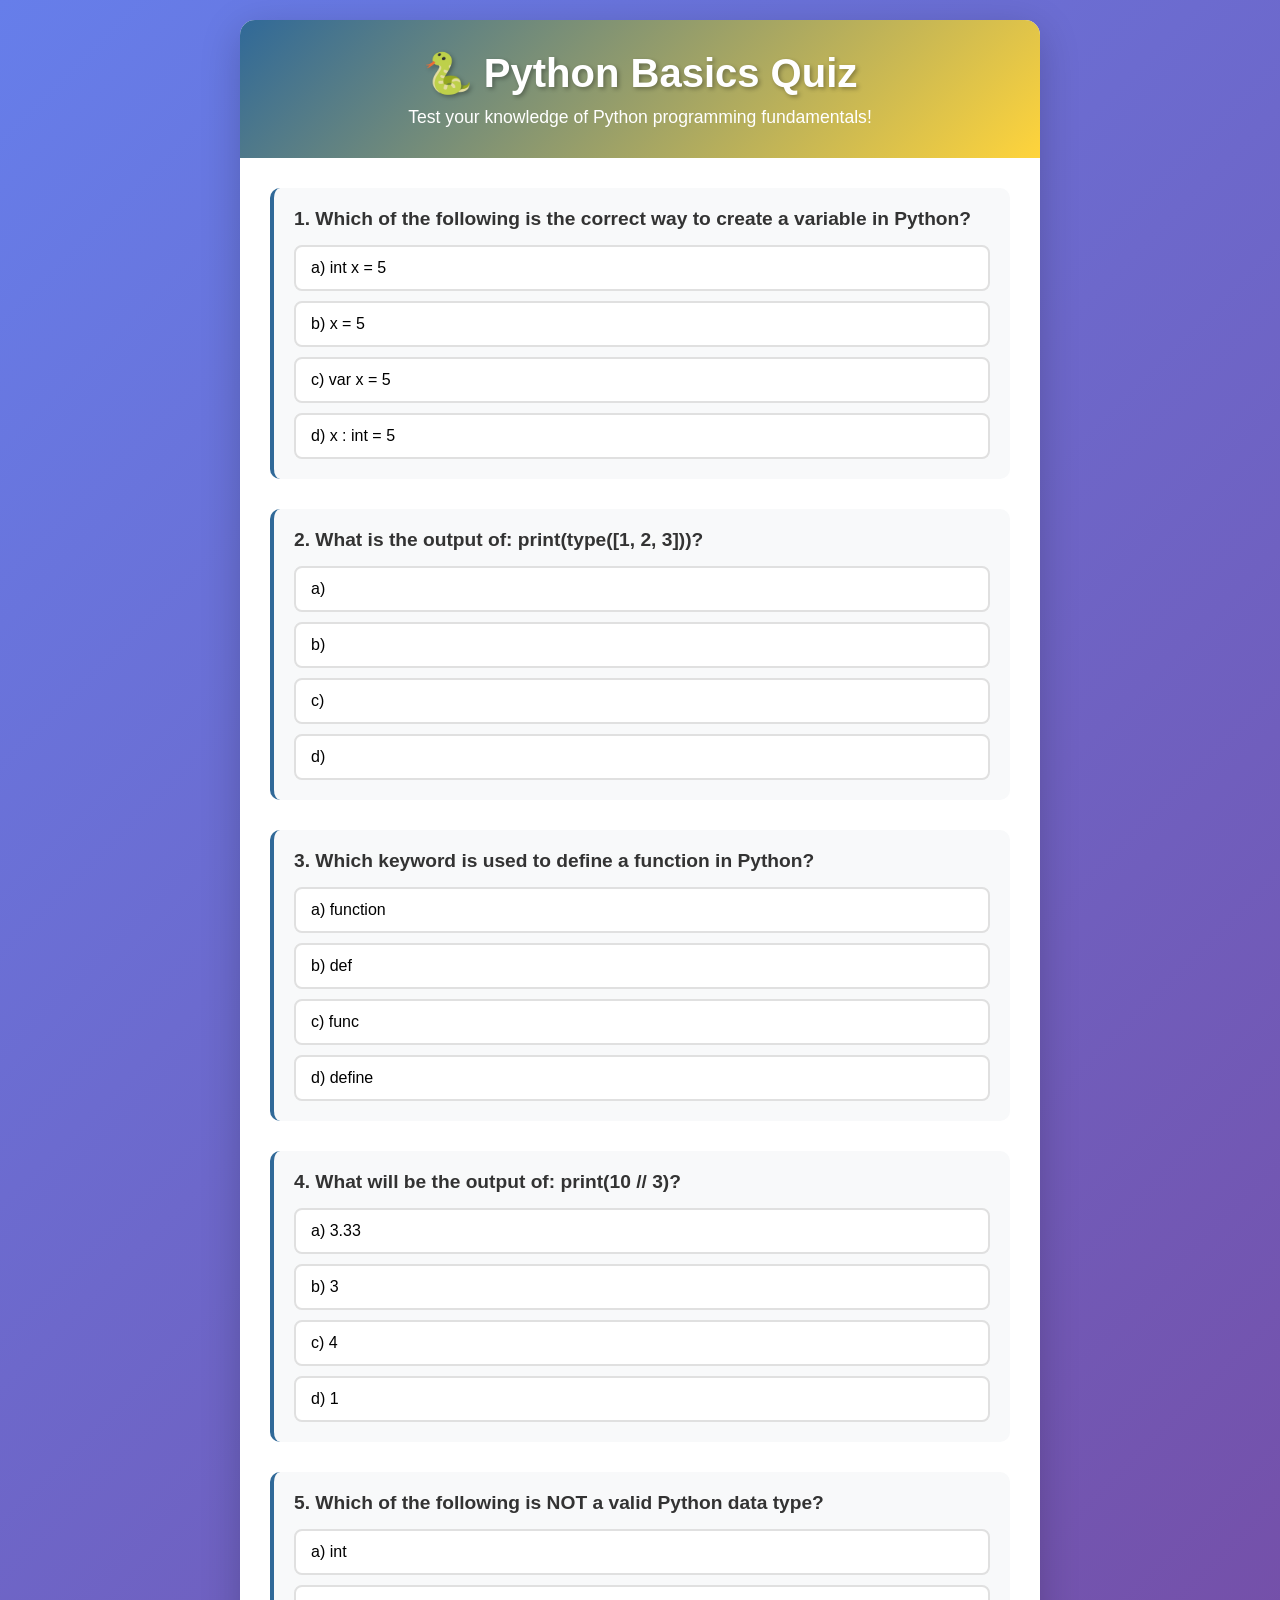
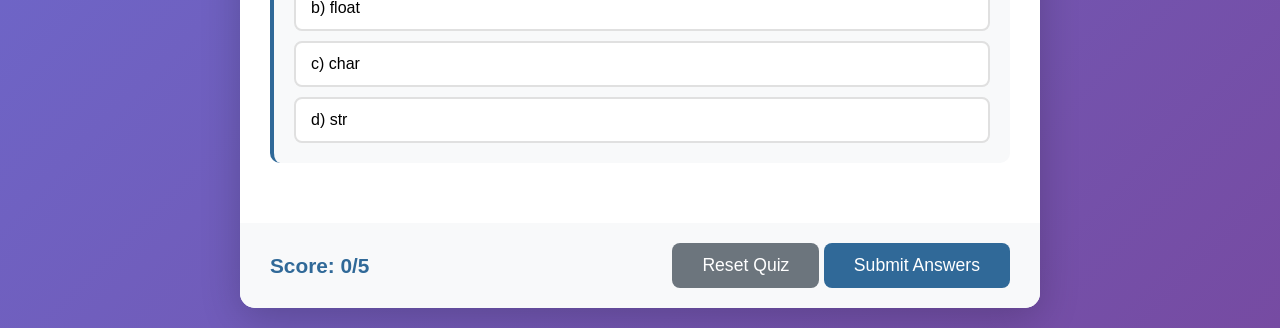
<file: week 6/Quiz_Webpage.html>
<!DOCTYPE html>
<html lang="en">
<head>
    <meta charset="UTF-8">
    <meta name="viewport" content="width=device-width, initial-scale=1.0">
    <title>Python Basics Quiz</title>
    <style>
        * {
            margin: 0;
            padding: 0;
            box-sizing: border-box;
        }

        body {
            font-family: 'Segoe UI', Tahoma, Geneva, Verdana, sans-serif;
            background: linear-gradient(135deg, #667eea 0%, #764ba2 100%);
            min-height: 100vh;
            padding: 20px;
        }

        .quiz-container {
            max-width: 800px;
            margin: 0 auto;
            background: white;
            border-radius: 15px;
            box-shadow: 0 10px 40px rgba(0, 0, 0, 0.2);
            overflow: hidden;
        }

        .quiz-header {
            background: linear-gradient(135deg, #306998 0%, #FFD43B 100%);
            padding: 30px;
            text-align: center;
        }

        .quiz-header h1 {
            color: white;
            font-size: 2.5em;
            text-shadow: 2px 2px 4px rgba(0, 0, 0, 0.3);
        }

        .quiz-header p {
            color: white;
            margin-top: 10px;
            font-size: 1.1em;
        }

        .quiz-body {
            padding: 30px;
        }

        .question {
            margin-bottom: 30px;
            padding: 20px;
            background: #f8f9fa;
            border-radius: 10px;
            border-left: 4px solid #306998;
        }

        .question-text {
            font-size: 1.2em;
            font-weight: 600;
            color: #333;
            margin-bottom: 15px;
        }

        .options {
            display: flex;
            flex-direction: column;
            gap: 10px;
        }

        .option {
            padding: 12px 15px;
            background: white;
            border: 2px solid #e0e0e0;
            border-radius: 8px;
            cursor: pointer;
            transition: all 0.3s ease;
            font-size: 1em;
        }

        .option:hover {
            background: #e8f4f8;
            border-color: #306998;
        }

        .option.selected {
            background: #306998;
            color: white;
            border-color: #306998;
        }

        .option.correct {
            background: #28a745;
            color: white;
            border-color: #28a745;
        }

        .option.incorrect {
            background: #dc3545;
            color: white;
            border-color: #dc3545;
        }

        .quiz-footer {
            padding: 20px 30px;
            background: #f8f9fa;
            display: flex;
            justify-content: space-between;
            align-items: center;
        }

        .score-display {
            font-size: 1.3em;
            font-weight: bold;
            color: #306998;
        }

        .btn {
            padding: 12px 30px;
            font-size: 1.1em;
            border: none;
            border-radius: 8px;
            cursor: pointer;
            transition: all 0.3s ease;
        }

        .btn-submit {
            background: #306998;
            color: white;
        }

        .btn-submit:hover {
            background: #255278;
            transform: translateY(-2px);
        }

        .btn-reset {
            background: #6c757d;
            color: white;
        }

        .btn-reset:hover {
            background: #5a6268;
        }

        .result {
            display: none;
            text-align: center;
            padding: 30px;
            background: linear-gradient(135deg, #d4edda 0%, #c3e6cb 100%);
            border-radius: 10px;
            margin-top: 20px;
        }

        .result.show {
            display: block;
        }

        .result h2 {
            color: #155724;
            font-size: 2em;
            margin-bottom: 10px;
        }

        .result p {
            color: #155724;
            font-size: 1.3em;
        }
    </style>
</head>
<body>
    <div class="quiz-container">
        <div class="quiz-header">
            <h1>🐍 Python Basics Quiz</h1>
            <p>Test your knowledge of Python programming fundamentals!</p>
        </div>
        
        <div class="quiz-body" id="quizBody">
            <!-- Question 1 -->
            <div class="question" data-question="1">
                <div class="question-text">1. Which of the following is the correct way to create a variable in Python?</div>
                <div class="options">
                    <div class="option" data-value="a">a) int x = 5</div>
                    <div class="option" data-value="b">b) x = 5</div>
                    <div class="option" data-value="c">c) var x = 5</div>
                    <div class="option" data-value="d">d) x : int = 5</div>
                </div>
            </div>

            <!-- Question 2 -->
            <div class="question" data-question="2">
                <div class="question-text">2. What is the output of: print(type([1, 2, 3]))?</div>
                <div class="options">
                    <div class="option" data-value="a">a) <class 'tuple'></div>
                    <div class="option" data-value="b">b) <class 'list'></div>
                    <div class="option" data-value="c">c) <class 'set'></div>
                    <div class="option" data-value="d">d) <class 'dict'></div>
                </div>
            </div>

            <!-- Question 3 -->
            <div class="question" data-question="3">
                <div class="question-text">3. Which keyword is used to define a function in Python?</div>
                <div class="options">
                    <div class="option" data-value="a">a) function</div>
                    <div class="option" data-value="b">b) def</div>
                    <div class="option" data-value="c">c) func</div>
                    <div class="option" data-value="d">d) define</div>
                </div>
            </div>

            <!-- Question 4 -->
            <div class="question" data-question="4">
                <div class="question-text">4. What will be the output of: print(10 // 3)?</div>
                <div class="options">
                    <div class="option" data-value="a">a) 3.33</div>
                    <div class="option" data-value="b">b) 3</div>
                    <div class="option" data-value="c">c) 4</div>
                    <div class="option" data-value="d">d) 1</div>
                </div>
            </div>

            <!-- Question 5 -->
            <div class="question" data-question="5">
                <div class="question-text">5. Which of the following is NOT a valid Python data type?</div>
                <div class="options">
                    <div class="option" data-value="a">a) int</div>
                    <div class="option" data-value="b">b) float</div>
                    <div class="option" data-value="c">c) char</div>
                    <div class="option" data-value="d">d) str</div>
                </div>
            </div>

            <div class="result" id="result">
                <h2>Quiz Completed! 🎉</h2>
                <p id="scoreText"></p>
            </div>
        </div>

        <div class="quiz-footer">
            <div class="score-display">Score: <span id="score">0</span>/5</div>
            <div>
                <button class="btn btn-reset" onclick="resetQuiz()">Reset Quiz</button>
                <button class="btn btn-submit" onclick="submitQuiz()">Submit Answers</button>
            </div>
        </div>
    </div>

    <script>
        const correctAnswers = {
            1: 'b',
            2: 'b',
            3: 'b',
            4: 'b',
            5: 'c'
        };

        let score = 0;
        let answered = false;

        // Add click event listeners to all options
        document.querySelectorAll('.option').forEach(option => {
            option.addEventListener('click', function() {
                if (answered) return;

                const questionDiv = this.closest('.question');
                const questionNum = questionDiv.dataset.question;
                
                // Remove selected class from all options in this question
                questionDiv.querySelectorAll('.option').forEach(opt => {
                    opt.classList.remove('selected');
                });
                
                // Add selected class to clicked option
                this.classList.add('selected');
            });
        });

        function submitQuiz() {
            if (answered) {
                alert('You have already submitted. Please reset to try again.');
                return;
            }

            score = 0;
            const questions = document.querySelectorAll('.question');

            questions.forEach(question => {
                const questionNum = question.dataset.question;
                const selectedOption = question.querySelector('.option.selected');
                const correctAnswer = correctAnswers[questionNum];

                if (selectedOption) {
                    const selectedValue = selectedOption.dataset.value;
                    
                    if (selectedValue === correctAnswer) {
                        score++;
                        selectedOption.classList.add('correct');
                    } else {
                        selectedOption.classList.add('incorrect');
                        // Show the correct answer
                        question.querySelector(`.option[data-value="${correctAnswer}"]`).classList.add('correct');
                    }
                } else {
                    // Show correct answer if no option selected
                    question.querySelector(`.option[data-value="${correctAnswer}"]`).classList.add('correct');
                }

                // Disable all options
                question.querySelectorAll('.option').forEach(opt => {
                    opt.style.pointerEvents = 'none';
                });
            });

            document.getElementById('score').textContent = score;
            
            // Show result
            const resultDiv = document.getElementById('result');
            const scoreText = document.getElementById('scoreText');
            
            let message = '';
            if (score === 5) {
                message = 'Perfect Score! 🌟 You\'re a Python Master!';
            } else if (score >= 3) {
                message = `Great Job! ${score}/5 - Keep Learning!`;
            } else {
                message = `${score}/5 - Keep Practicing! You'll get better!`;
            }
            
            scoreText.textContent = message;
            resultDiv.classList.add('show');
            
            answered = true;
        }

        function resetQuiz() {
            score = 0;
            answered = false;
            
            document.getElementById('score').textContent = '0';
            document.getElementById('result').classList.remove('show');
            
            document.querySelectorAll('.question').forEach(question => {
                question.querySelectorAll('.option').forEach(option => {
                    option.classList.remove('selected', 'correct', 'incorrect');
                    option.style.pointerEvents = 'auto';
                });
            });
        }
    </script>
</body>
</html>
</file>
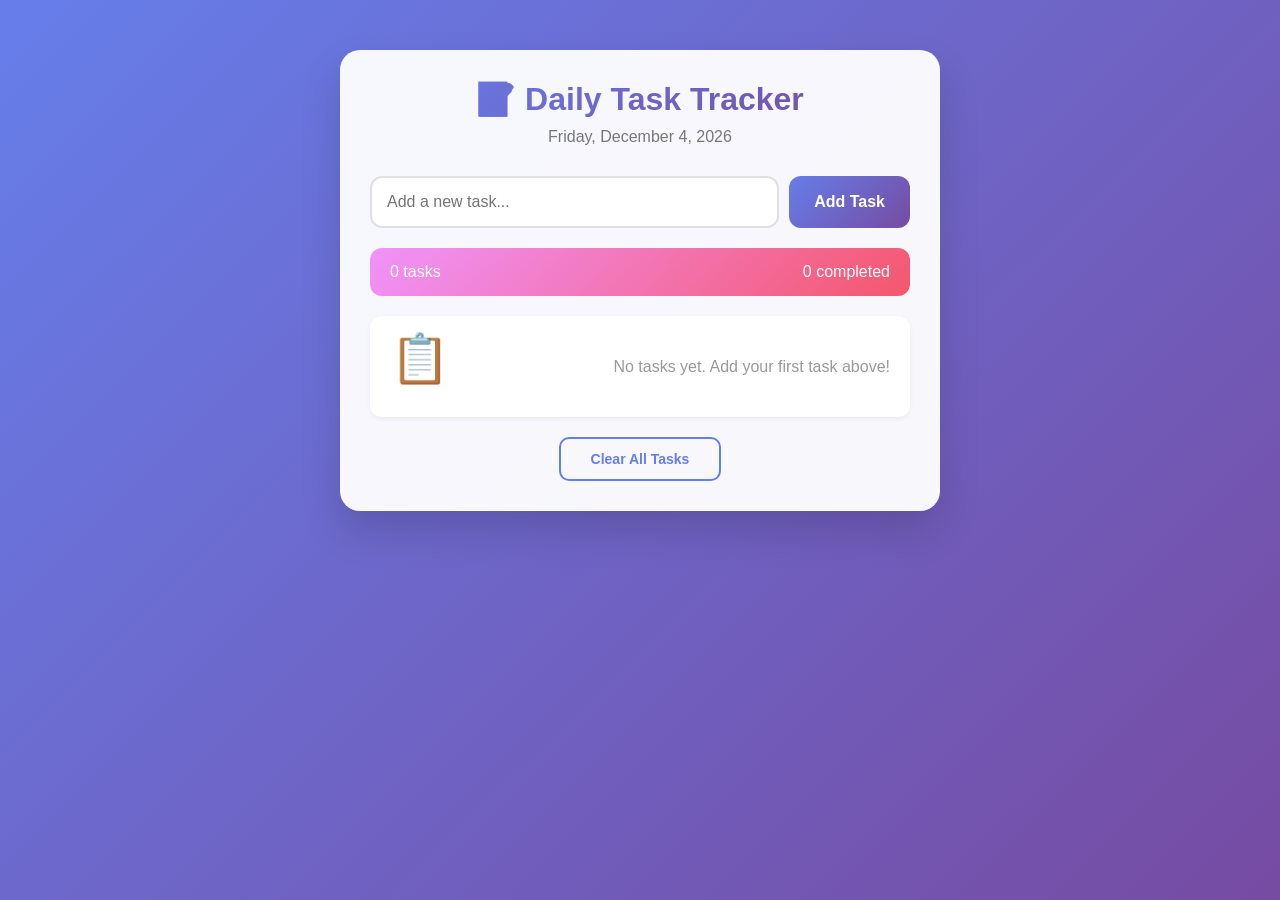
<file: week 7/TO_DO_LIST.html>
<!DOCTYPE html>
<html lang="en">
<head>
    <meta charset="UTF-8">
    <meta name="viewport" content="width=device-width, initial-scale=1.0">
    <title>Daily Task Tracker</title>
    <link rel="stylesheet" href="style.css">
</head>
<body>

    <div class="container">
        <!-- Header -->
        <header>
            <h1>📝 Daily Task Tracker</h1>
            <p class="date" id="currentDate"></p>
        </header>

        <!-- Task Input Section -->
        <section class="task-input">
            <form id="taskForm">
                <input type="text" id="taskInput" placeholder="Add a new task..." autocomplete="off">
                <button type="submit" class="add-btn">Add Task</button>
            </form>
        </section>

        <!-- Task Stats -->
        <section class="task-stats">
            <span id="taskCount">0 tasks</span>
            <span id="completedCount">0 completed</span>
        </section>

        <!-- Task List -->
        <section class="task-list">
            <ul id="taskList">
                <!-- Tasks will be added here dynamically -->
            </ul>
        </section>

        <!-- Clear All Button -->
        <section class="clear-section">
            <button id="clearAllBtn" class="clear-btn">Clear All Tasks</button>
        </section>
    </div>

    <script src="script.js"></script>
</body>
</html>
</file>
<file: week 11/style.css>
body {
    font-family: sans-serif;
    background-color: #f5f5dc; /* Cream color */
    margin: 0;
    padding: 0;
    display: flex;
    justify-content: center;
    align-items: center;
    min-height: 100vh;
    background-image: 
        radial-gradient(circle at 20% 80%, rgba(255, 255, 255, 0.1) 0%, transparent 50%),
        radial-gradient(circle at 80% 20%, rgba(255, 255, 255, 0.1) 0%, transparent 50%),
        linear-gradient(45deg, rgba(0, 0, 0, 0.05) 25%, transparent 25%),
        linear-gradient(-45deg, rgba(0, 0, 0, 0.05) 25%, transparent 25%),
        linear-gradient(45deg, transparent 75%, rgba(0, 0, 0, 0.05) 75%),
        linear-gradient(-45deg, transparent 75%, rgba(0, 0, 0, 0.05) 75%);
    background-size: 20px 20px, 20px 20px, 20px 20px, 20px 20px, 20px 20px, 20px 20px;
    background-position: 0 0, 0 10px, 10px -10px, -10px 0px, 10px -10px, -10px 0px;
}

.container {
    background-color: rgba(255, 255, 255, 0.9);
    border-radius: 15px;
    box-shadow: 0 0 20px rgba(0, 0, 0, 0.1);
    padding: 30px;
    max-width: 800px;
    width: 100%;
    margin: 20px;
}

header {
    text-align: center;
    margin-bottom: 30px;
}

h1 {
    color: #8b4513; /* Saddle brown for Japanese feel */
    font-size: 2.5em;
    margin: 0;
}

h2 {
    color: #654321;
    font-size: 1.5em;
    border-bottom: 2px solid #daa520;
    padding-bottom: 5px;
}

input, button, select {
    padding: 10px;
    margin: 10px 0;
    border-radius: 5px;
    border: 1px solid #ccc;
    font-family: sans-serif;
}

input {
    width: calc(100% - 22px);
}

button {
    background-color: #daa520; /* Goldenrod */
    color: white;
    border: none;
    cursor: pointer;
    transition: background-color 0.3s;
}

button:hover {
    background-color: #b8860b; /* Dark goldenrod */
}

ul {
    list-style-type: none;
    padding: 0;
}

li {
    background-color: #fff8dc; /* Cornsilk */
    margin: 10px 0;
    padding: 15px;
    border-radius: 5px;
    box-shadow: 0 2px 5px rgba(0, 0, 0, 0.1);
}

p {
    color: #8b0000; /* Dark red for messages */
    font-weight: bold;
}
</file>
<file: week 9/style.css>
* {
    margin: 0;
    padding: 0;
    box-sizing: border-box;
}

body {
    font-family: 'Segoe UI', Tahoma, Geneva, Verdana, sans-serif;
    background: linear-gradient(135deg, #74b9ff, #0984e3);
    min-height: 100vh;
    display: flex;
    align-items: center;
    justify-content: center;
    color: #333;
}

.container {
    text-align: center;
    max-width: 1200px;
    padding: 20px;
}

h1 {
    font-size: 2.5rem;
    margin-bottom: 30px;
    color: white;
    text-shadow: 2px 2px 4px rgba(0,0,0,0.3);
}

.weather-grid {
    display: grid;
    grid-template-columns: repeat(auto-fit, minmax(300px, 1fr));
    gap: 20px;
}

.weather-card {
    background: rgba(255, 255, 255, 0.95);
    border-radius: 20px;
    padding: 30px;
    box-shadow: 0 10px 30px rgba(0,0,0,0.2);
    backdrop-filter: blur(10px);
    transition: transform 0.3s ease, box-shadow 0.3s ease;
    position: relative;
    overflow: hidden;
}

.weather-card::before {
    content: '';
    position: absolute;
    top: 0;
    left: 0;
    right: 0;
    height: 5px;
    background: linear-gradient(90deg, #ff6b6b, #feca57, #48dbfb, #ff9ff3);
}

.weather-card:hover {
    transform: translateY(-10px);
    box-shadow: 0 20px 40px rgba(0,0,0,0.3);
}

.weather-card h2 {
    font-size: 1.8rem;
    margin-bottom: 15px;
    color: #2d3436;
}

.weather-card h2 i {
    color: #00b894;
    margin-right: 10px;
}

.temp {
    font-size: 4rem;
    font-weight: bold;
    color: #00cec9;
    margin: 10px 0;
}

.temp sup {
    font-size: 2rem;
    vertical-align: super;
}

.description {
    font-size: 1.3rem;
    color: #636e72;
    margin-bottom: 20px;
    font-style: italic;
}

.details {
    display: flex;
    flex-direction: column;
    gap: 10px;
}

.details span {
    display: flex;
    align-items: center;
    justify-content: center;
    gap: 8px;
    font-size: 1.1rem;
}

.details i {
    color: #fdcb6e;
    width: 20px;
}

@media (max-width: 768px) {
    h1 {
        font-size: 2rem;
    }
    
    .weather-grid {
        grid-template-columns: 1fr;
        gap: 15px;
    }
    
    .temp {
        font-size: 3rem;
    }
}
</file>
<file: week 7/style.css>
/* Global Styles */
* {
    margin: 0;
    padding: 0;
    box-sizing: border-box;
}

body {
    font-family: 'Segoe UI', Tahoma, Geneva, Verdana, sans-serif;
    background: linear-gradient(135deg, #667eea 0%, #764ba2 100%);
    min-height: 100vh;
    padding: 20px;
    display: flex;
    justify-content: center;
    align-items: flex-start;
}

.container {
    max-width: 600px;
    width: 100%;
    background: rgba(255, 255, 255, 0.95);
    padding: 30px;
    border-radius: 20px;
    box-shadow: 0 20px 40px rgba(0, 0, 0, 0.15);
    backdrop-filter: blur(10px);
    margin-top: 30px;
    transition: transform 0.3s ease;
}

.container:hover {
    transform: translateY(-5px);
}

/* Header */
header {
    text-align: center;
    margin-bottom: 30px;
}

header h1 {
    font-size: 32px;
    font-weight: 700;
    background: linear-gradient(135deg, #667eea, #764ba2);
    -webkit-background-clip: text;
    -webkit-text-fill-color: transparent;
    background-clip: text;
    margin-bottom: 10px;
}

header .date {
    font-size: 16px;
    color: #777;
    font-weight: 400;
}

/* Task Input */
.task-input {
    margin-bottom: 20px;
}

#taskForm {
    display: flex;
    gap: 10px;
}

#taskInput {
    flex: 1;
    padding: 15px;
    border: 2px solid #e0e0e0;
    border-radius: 12px;
    font-size: 16px;
    transition: border-color 0.3s ease, box-shadow 0.3s ease;
    outline: none;
}

#taskInput:focus {
    border-color: #667eea;
    box-shadow: 0 0 0 3px rgba(102, 126, 234, 0.1);
}

.add-btn {
    padding: 15px 25px;
    background: linear-gradient(135deg, #667eea 0%, #764ba2 100%);
    color: white;
    border: none;
    border-radius: 12px;
    font-size: 16px;
    font-weight: 600;
    cursor: pointer;
    transition: transform 0.3s ease, box-shadow 0.3s ease;
}

.add-btn:hover {
    transform: translateY(-2px);
    box-shadow: 0 5px 15px rgba(102, 126, 234, 0.4);
}

.add-btn:active {
    transform: translateY(0);
}

/* Task Stats */
.task-stats {
    display: flex;
    justify-content: space-between;
    padding: 15px 20px;
    background: linear-gradient(135deg, #f093fb 0%, #f5576c 100%);
    border-radius: 12px;
    margin-bottom: 20px;
    color: white;
    font-weight: 500;
}

/* Task List */
.task-list {
    margin-bottom: 20px;
}

#taskList {
    list-style: none;
}

#taskList li {
    background: white;
    padding: 15px 20px;
    margin-bottom: 10px;
    border-radius: 12px;
    display: flex;
    align-items: center;
    justify-content: space-between;
    box-shadow: 0 2px 5px rgba(0, 0, 0, 0.05);
    transition: transform 0.3s ease, box-shadow 0.3s ease;
    animation: slideIn 0.3s ease;
}

@keyframes slideIn {
    from {
        opacity: 0;
        transform: translateY(-10px);
    }
    to {
        opacity: 1;
        transform: translateY(0);
    }
}

#taskList li:hover {
    transform: translateY(-2px);
    box-shadow: 0 5px 15px rgba(0, 0, 0, 0.1);
}

.task-content {
    display: flex;
    align-items: center;
    gap: 15px;
    flex: 1;
}

.task-checkbox {
    width: 22px;
    height: 22px;
    cursor: pointer;
    accent-color: #667eea;
}

.task-text {
    font-size: 16px;
    color: #333;
    transition: color 0.3s ease, text-decoration 0.3s ease;
    word-break: break-word;
}

#taskList li.completed .task-text {
    text-decoration: line-through;
    color: #999;
}

.task-actions {
    display: flex;
    gap: 8px;
}

.delete-btn {
    padding: 8px 15px;
    background: linear-gradient(135deg, #ff6b6b 0%, #ee5a5a 100%);
    color: white;
    border: none;
    border-radius: 8px;
    font-size: 14px;
    cursor: pointer;
    transition: transform 0.3s ease, box-shadow 0.3s ease;
}

.delete-btn:hover {
    transform: translateY(-2px);
    box-shadow: 0 5px 15px rgba(238, 90, 90, 0.4);
}

/* Clear All Button */
.clear-section {
    text-align: center;
}

.clear-btn {
    padding: 12px 30px;
    background: transparent;
    color: #667eea;
    border: 2px solid #667eea;
    border-radius: 10px;
    font-size: 14px;
    font-weight: 600;
    cursor: pointer;
    transition: all 0.3s ease;
}

.clear-btn:hover {
    background: linear-gradient(135deg, #667eea 0%, #764ba2 100%);
    color: white;
    border-color: transparent;
}

/* Empty State */
.empty-state {
    text-align: center;
    padding: 40px 20px;
    color: #999;
}

.empty-state span {
    font-size: 48px;
    display: block;
    margin-bottom: 15px;
}

.empty-state p {
    font-size: 16px;
}

/* Responsive */
@media (max-width: 600px) {
    .container {
        margin: 10px;
        padding: 20px;
    }

    header h1 {
        font-size: 24px;
    }

    #taskForm {
        flex-direction: column;
    }

    .add-btn {
        width: 100%;
    }

    #taskList li {
        flex-direction: column;
        gap: 10px;
    }

    .task-actions {
        width: 100%;
        justify-content: flex-end;
    }
}
</file>
